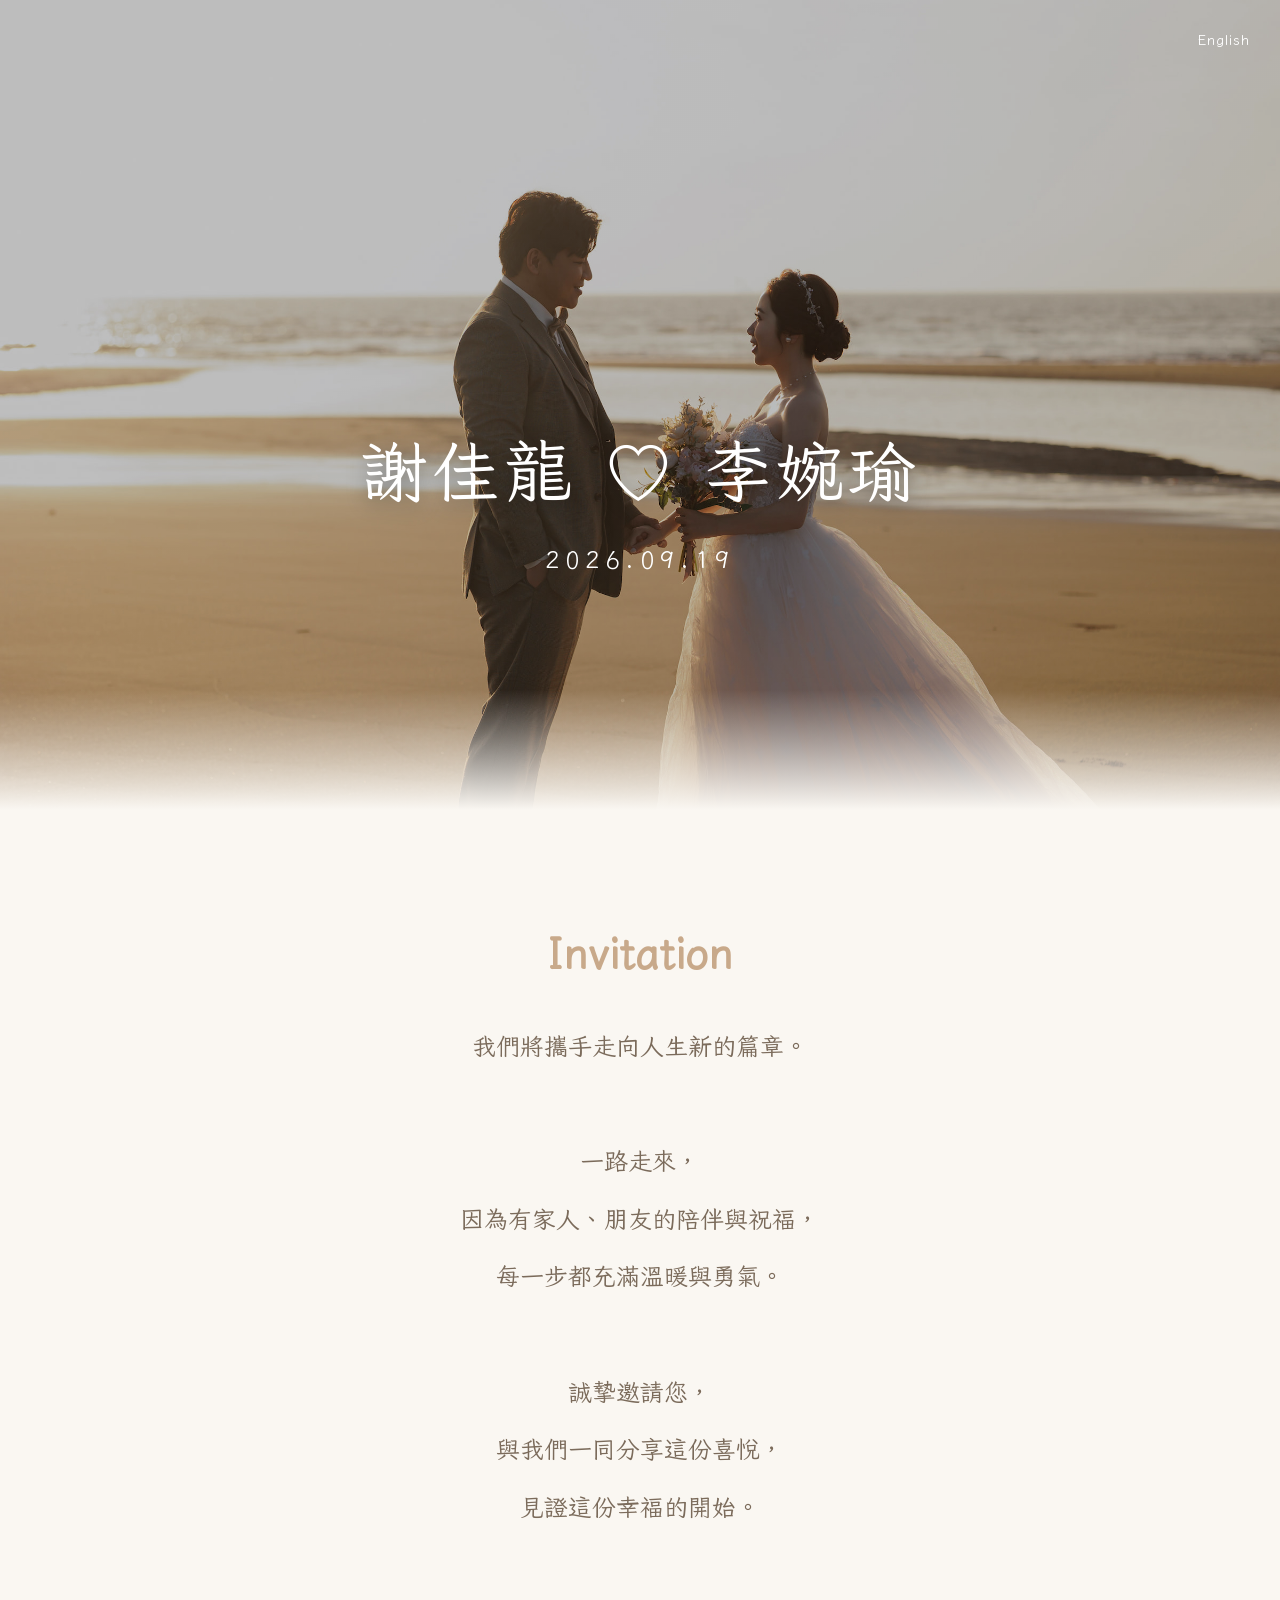
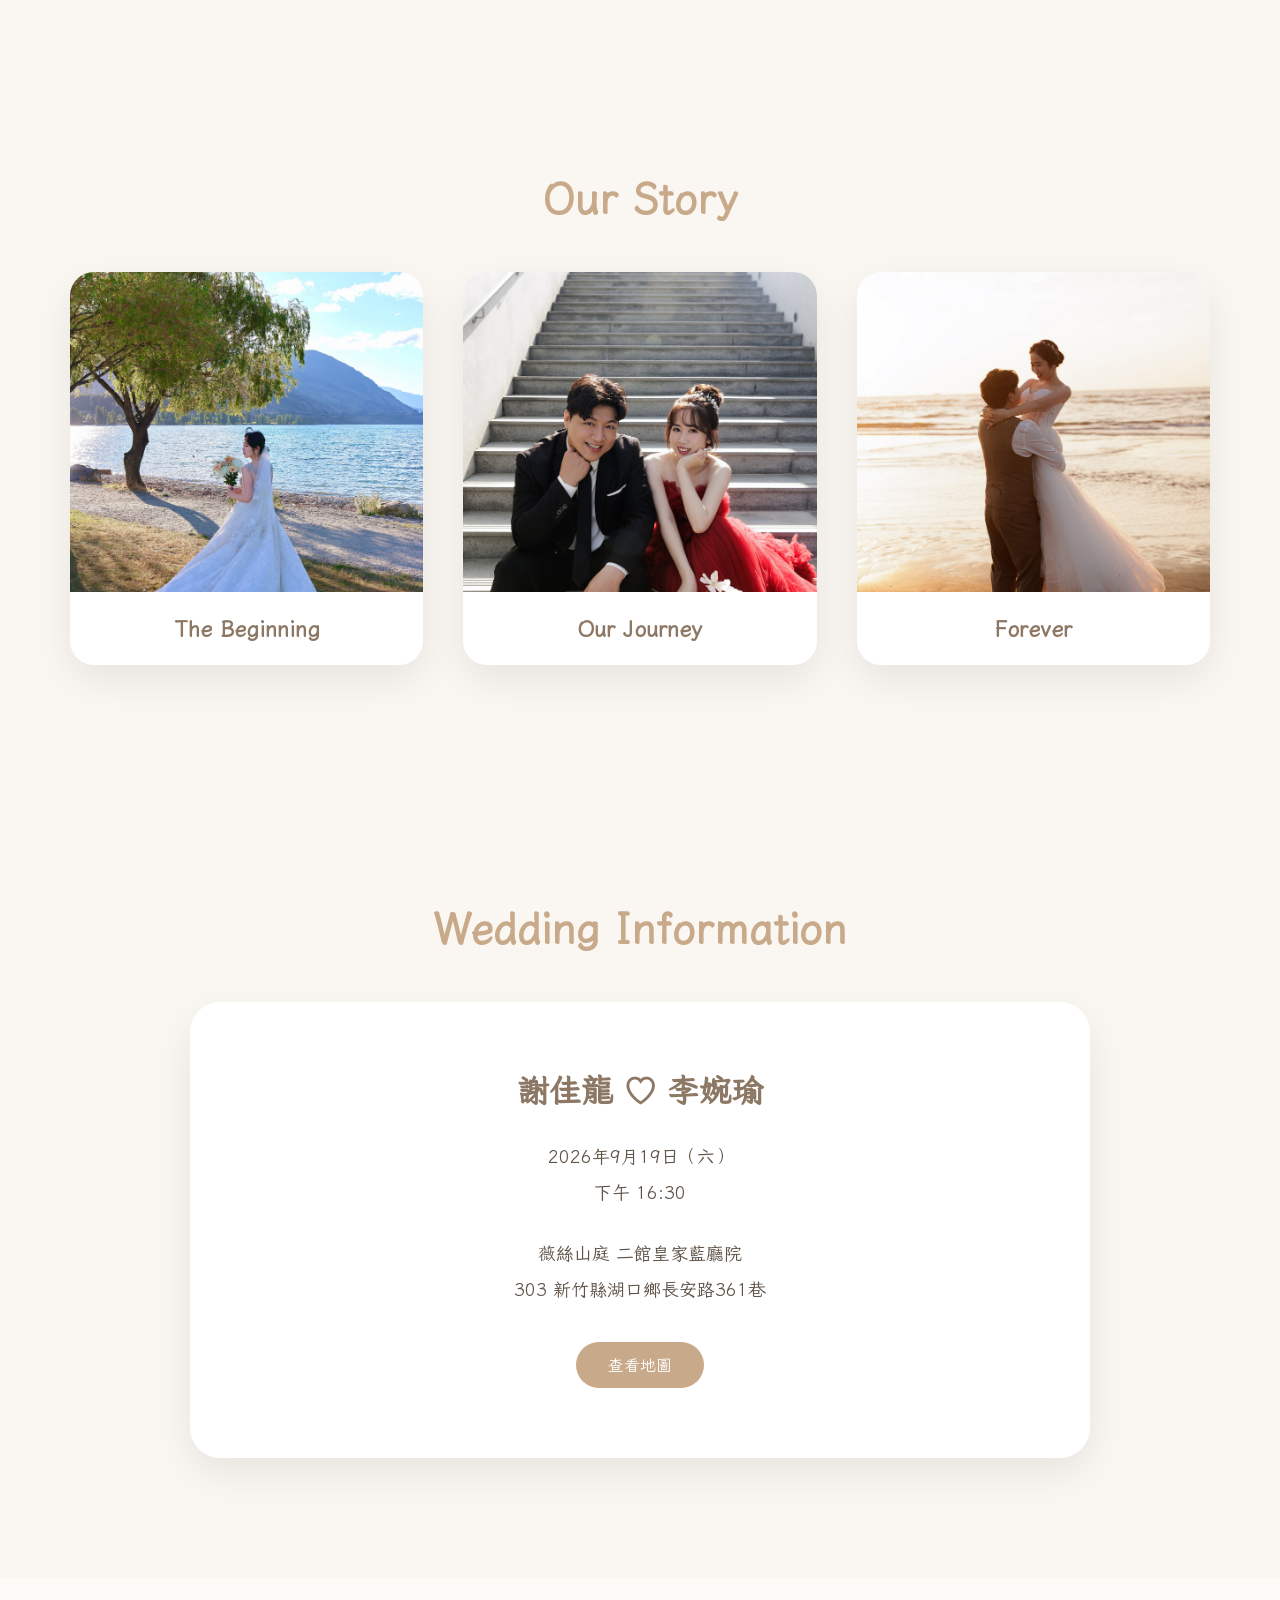
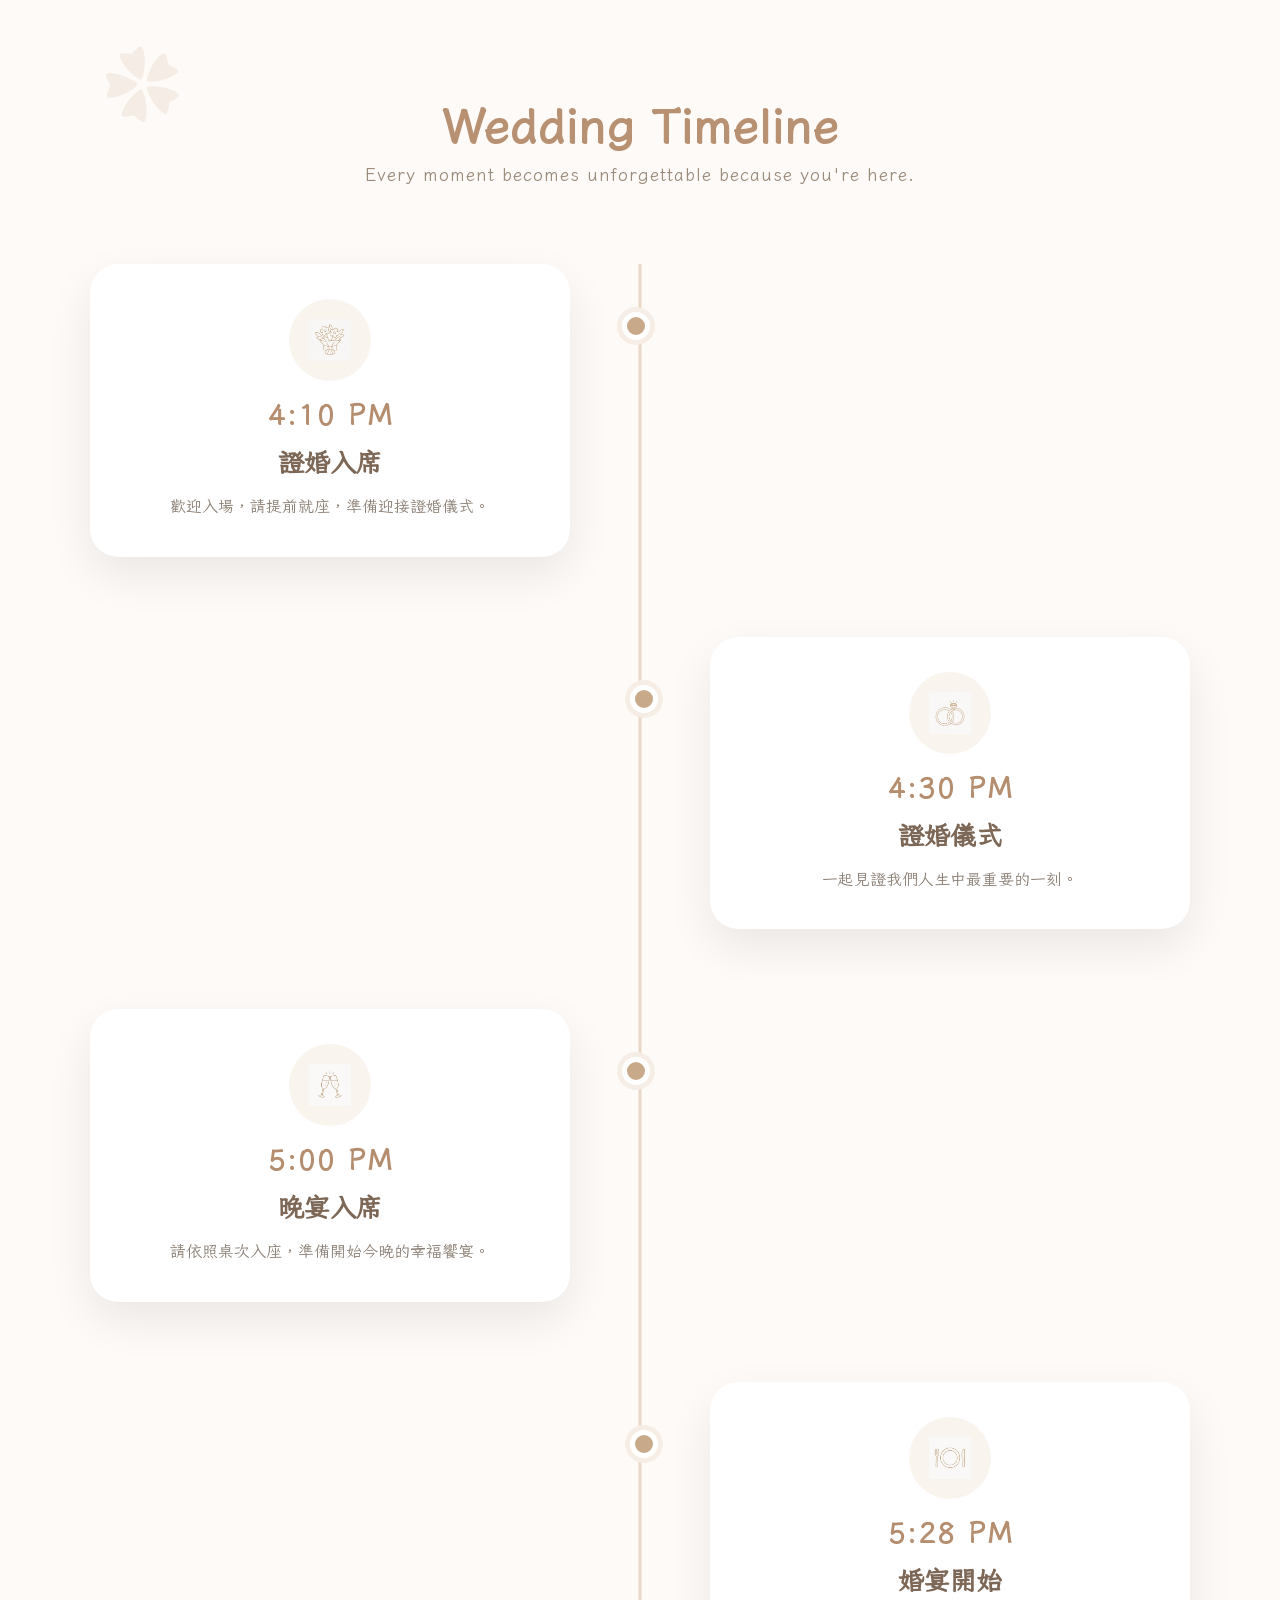
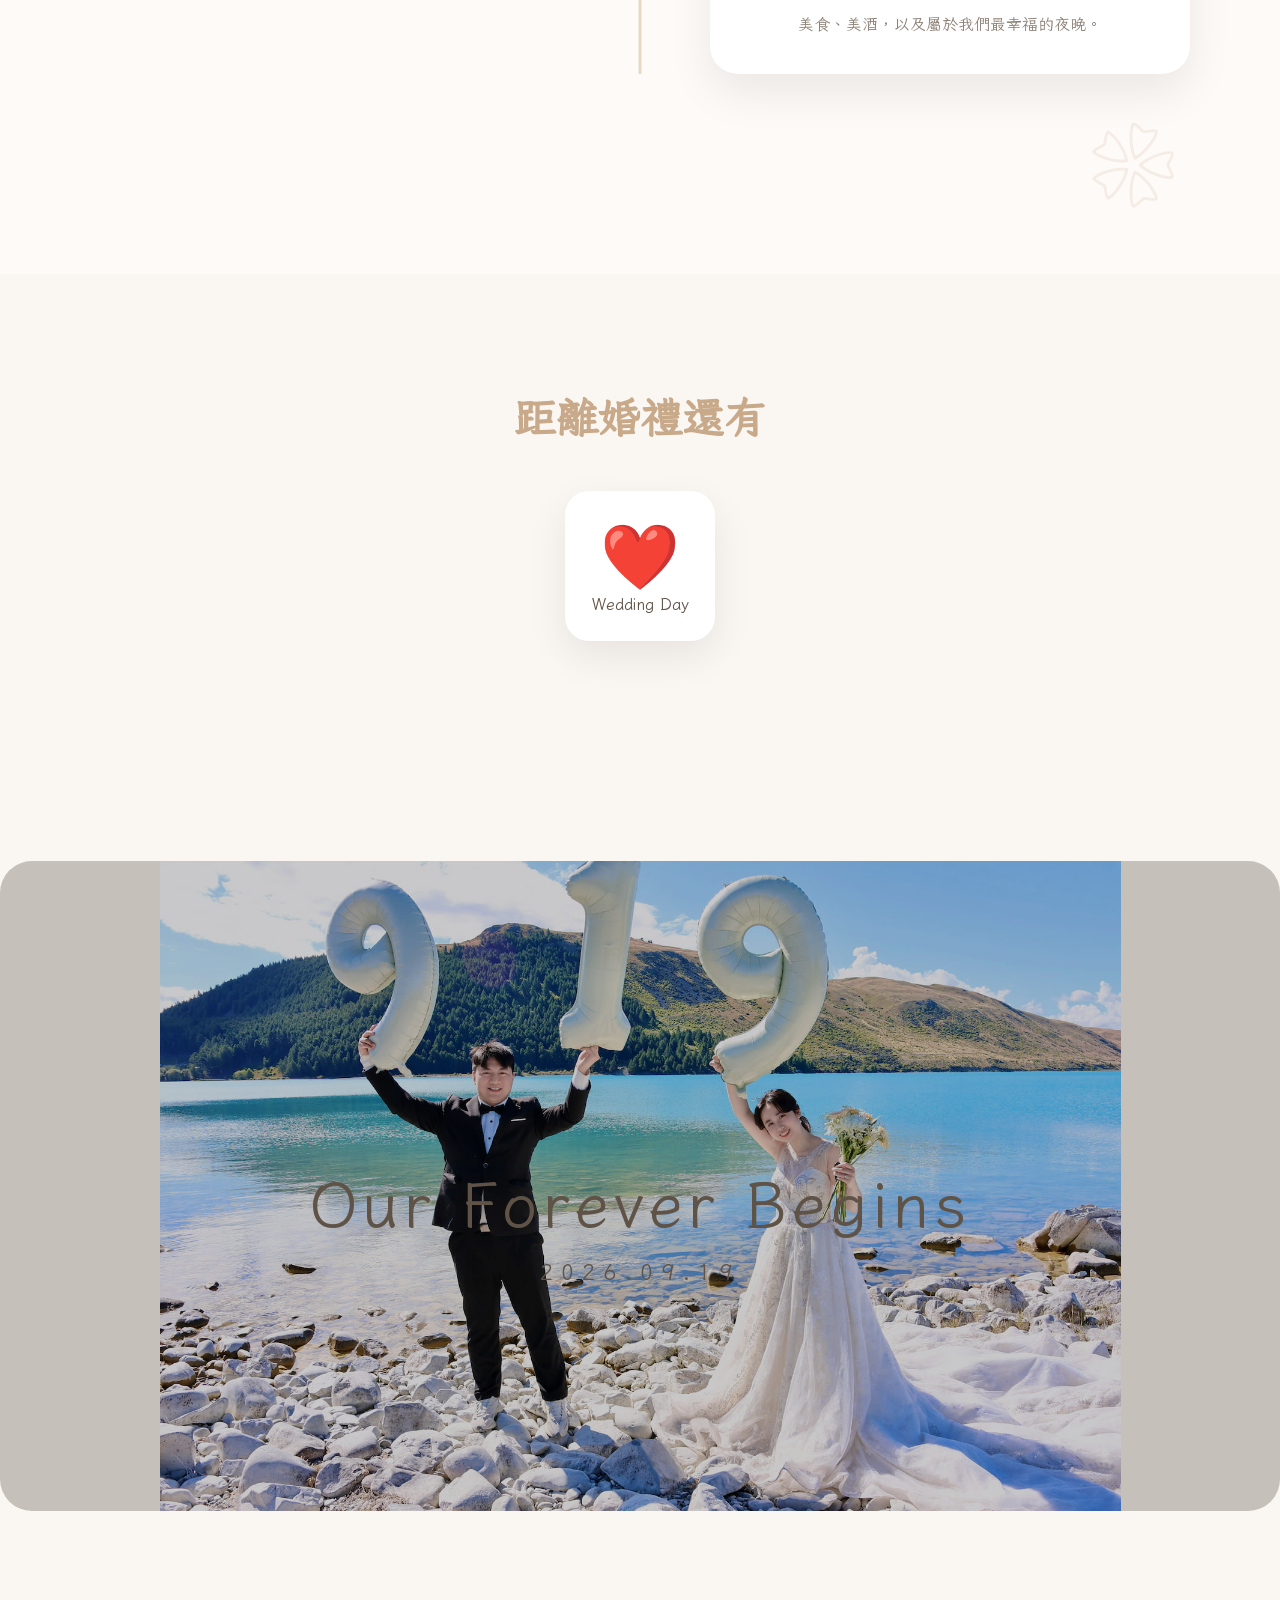
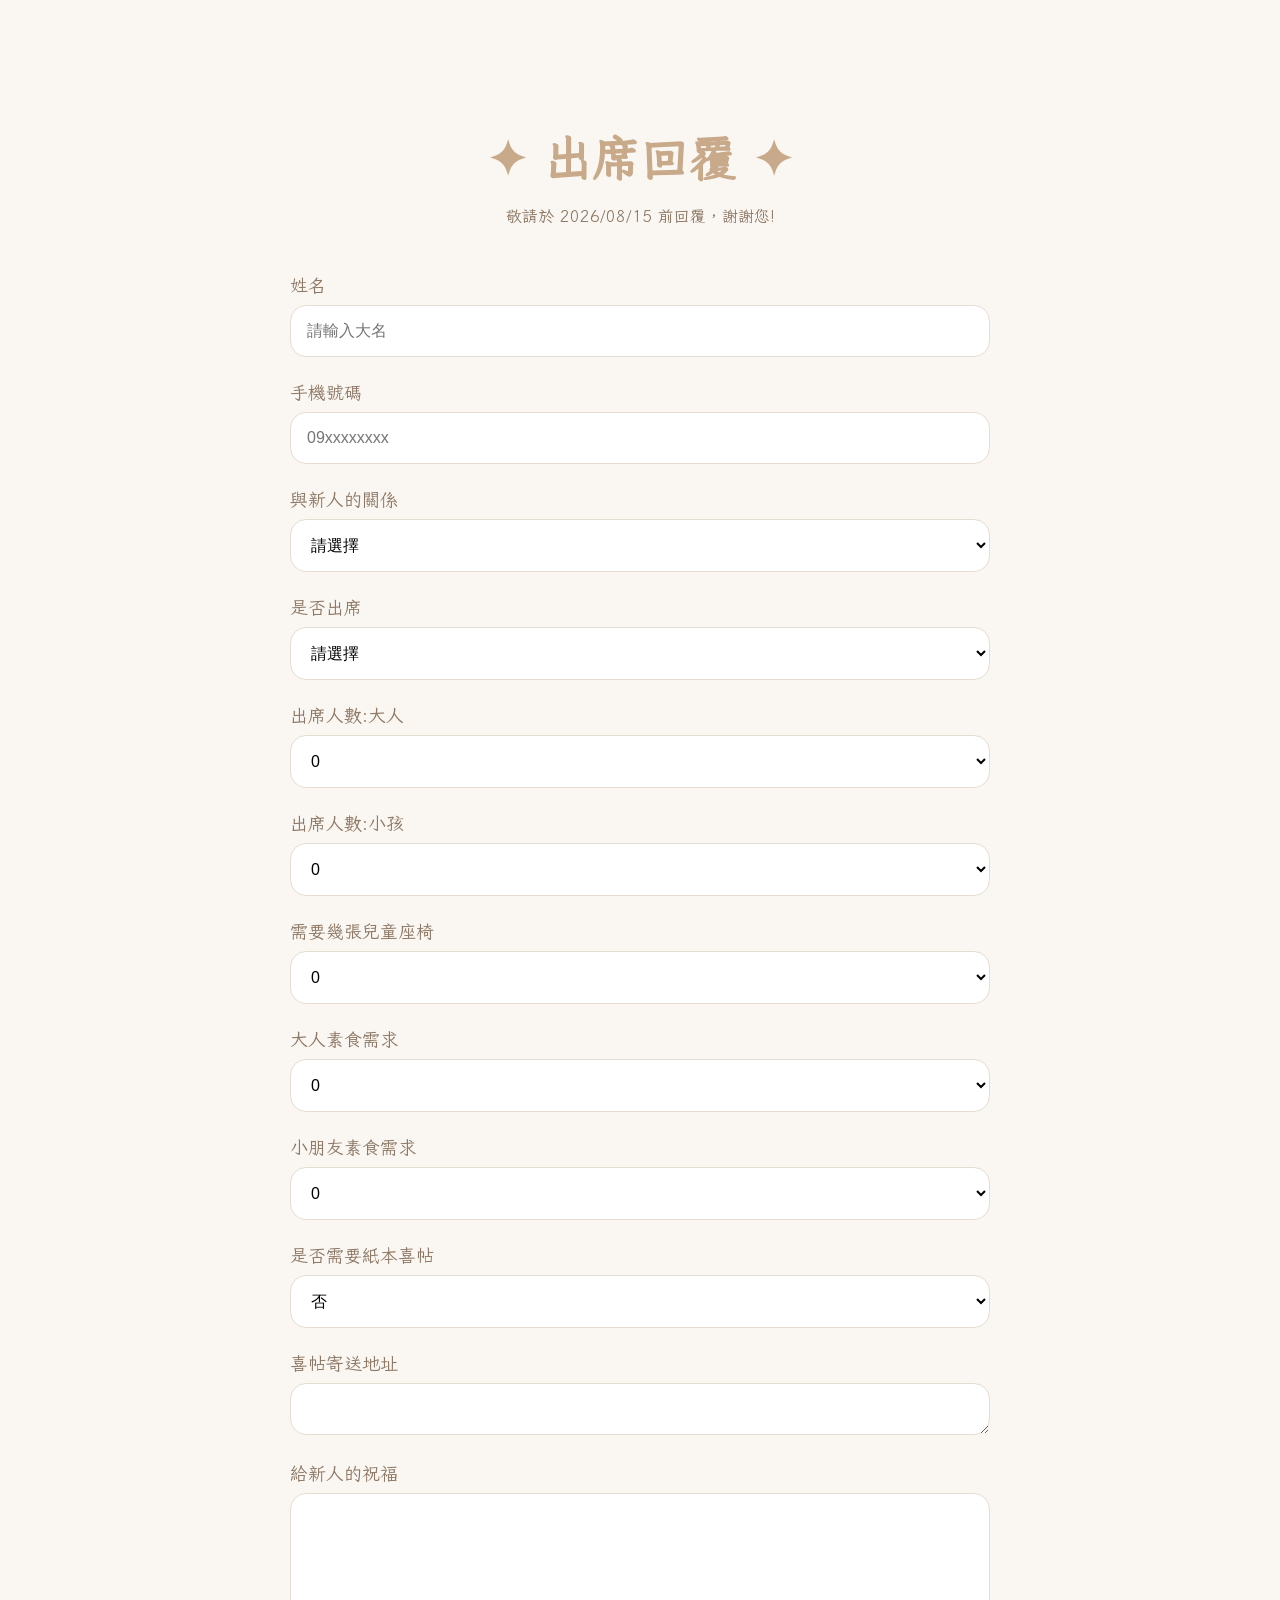
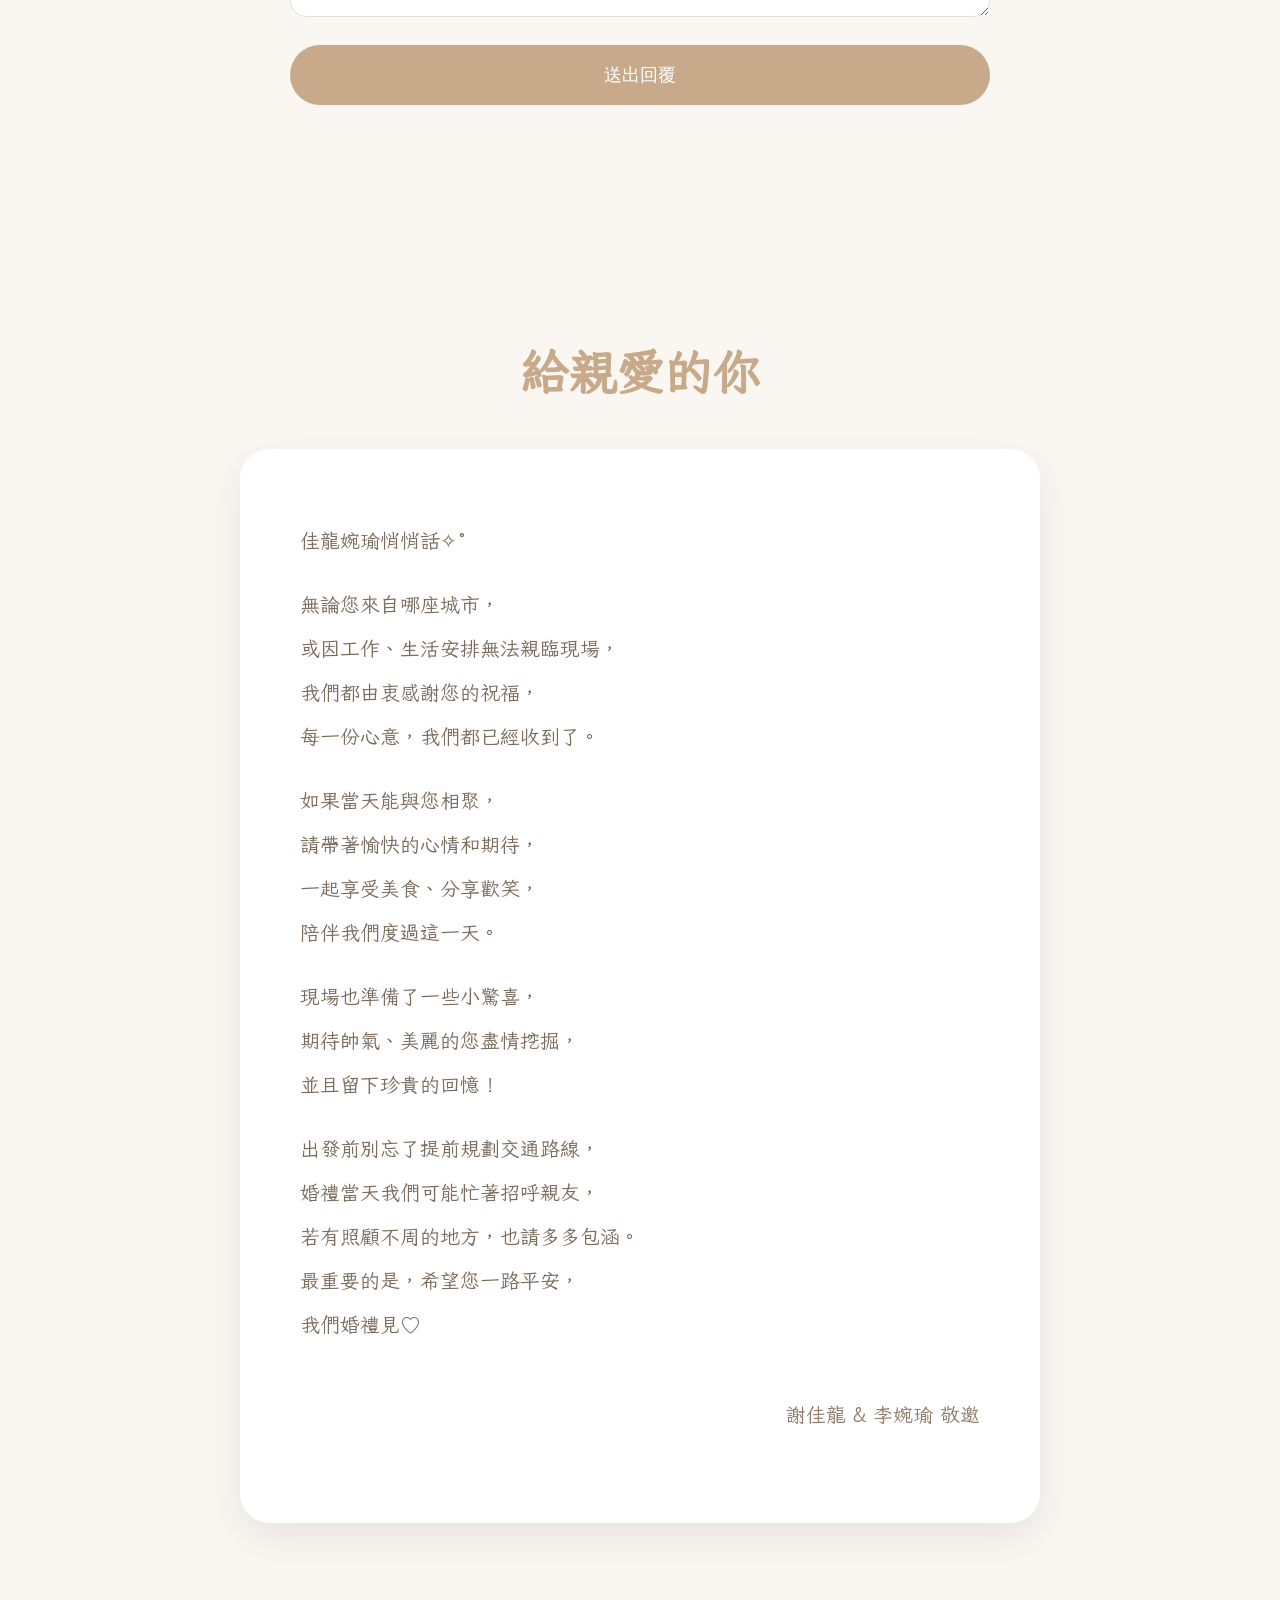
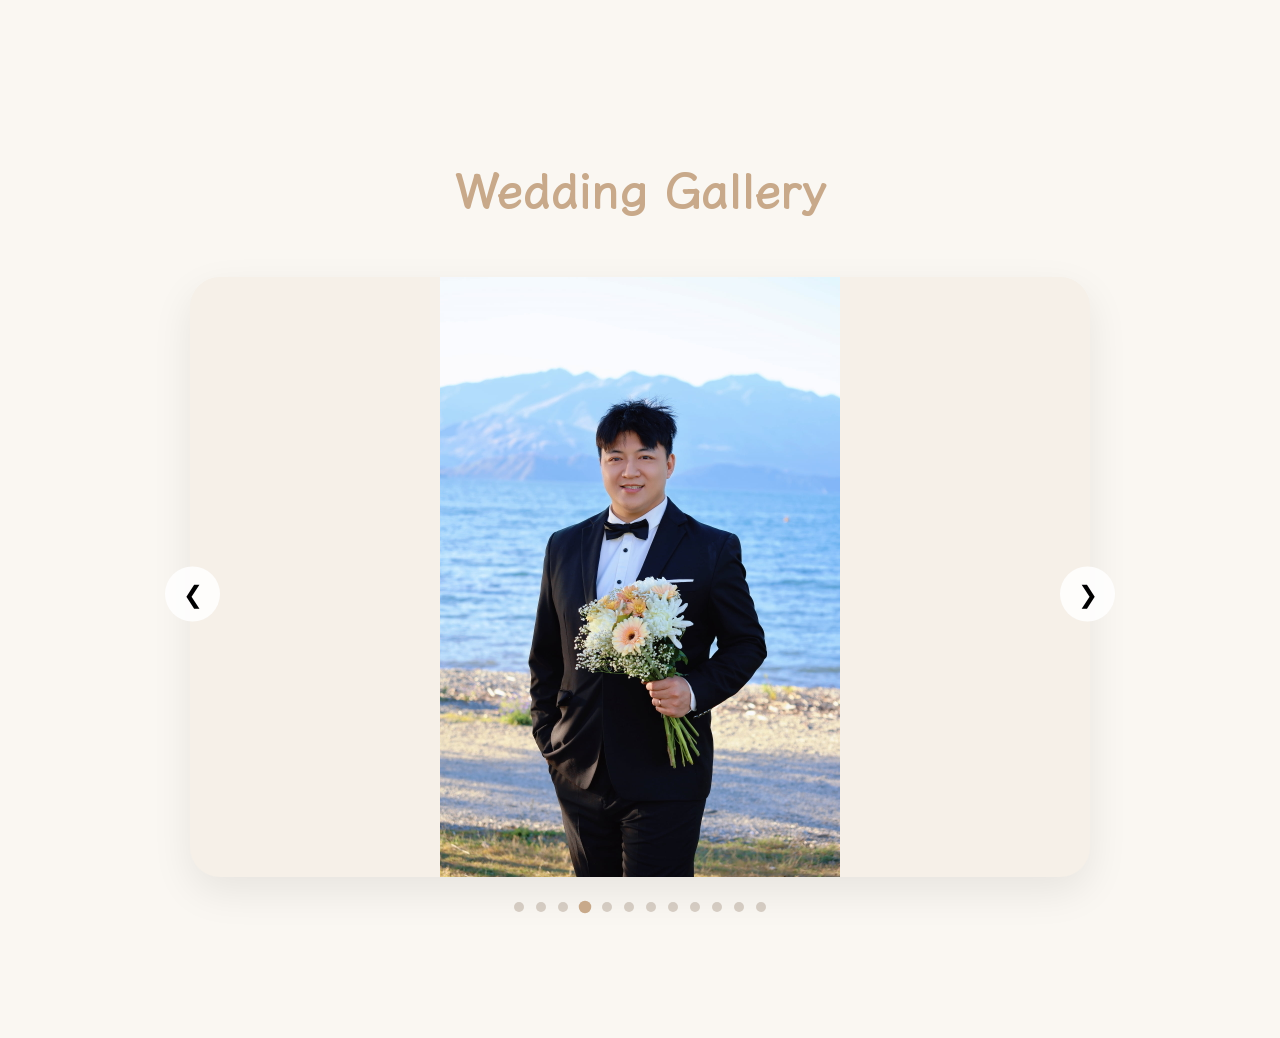
<file: index.html>
<!DOCTYPE html>
<html lang="zh-Hant">
<head>
<meta charset="UTF-8">
<meta name="viewport" content="width=device-width, initial-scale=1.0">
    
<link rel="preconnect" href="https://fonts.googleapis.com">
<link rel="preconnect" href="https://fonts.gstatic.com" crossorigin>

<link href="https://fonts.googleapis.com/css2?family=Iansui&display=swap" rel="stylesheet">

<link href="https://fonts.googleapis.com/css2?family=Noto+Serif+TC:wght@300;400;500;600&display=swap" rel="stylesheet">
    
<title>佳龍 ♡ 婉瑜 Sep.19 2026 我們要結婚了!</title>

    
<link rel="stylesheet" href="style.css">

</head>

<body>

    
<section class="hero">

    <div class="hero-content">

    <h1>
    謝佳龍 ♡ 李婉瑜
    </h1>

    <div class="hero-date">
    2026.09.19
    </div>

    </div>

</section>




<section class="invitation">

    <div class="container">

        <h2>Invitation</h2>

        <p class="invitation-text">

        <span>我們將攜手走向人生新的篇章。</span>

        <br>

        <span>一路走來，</span>
        <span>因為有家人、朋友的陪伴與祝福，</span>
        <span>每一步都充滿溫暖與勇氣。</span>

        <br>

        <span>誠摯邀請您，</span>
        <span>與我們一同分享這份喜悅，</span>
        <span>見證這份幸福的開始。</span>

    </p>

    </div>

</section>

    
    
    

<section class="story">
        <div class="container">
            <h2>Our Story</h2>

                <div class="story-grid">

                    <div class="story-card">

                        <img src="images/story1.jpg">

                        <h3>The Beginning</h3>

                    </div>

                    <div class="story-card">

                        <img src="images/story2.jpg">

                        <h3>Our Journey</h3>

                    </div>

                    <div class="story-card">

                        <img src="images/story3.jpg">

                        <h3>Forever</h3>

                    </div>
                </div>

    </div>

</section>
    


    
<section class="info">
    <div class="container">

        <h2>Wedding Information</h2>

        <div class="info-card">

            <h3>謝佳龍 ♡ 李婉瑜</h3>

            <p>
                2026年9月19日（六）
                <br>
                下午 16:30
            </p>

            <p>
                薇絲山庭 二館皇家藍廳院
                <br>
                303 新竹縣湖口鄉長安路361巷
            </p>

            <a
                class="map-btn"
                href="https://maps.google.com/?q=薇絲山庭"
                target="_blank"
                rel="noopener noreferrer"
            >
                查看地圖
            </a>
            
        </div>
        
    </div>
    
</section>


    

<!-- Wedding Timeline -->

<section class="timeline">

    <div class="container">

        <h2>Wedding Timeline</h2>

        <p class="timeline-subtitle">
            Every moment becomes unforgettable because you're here.
        </p>

        <div class="timeline-wrapper">

            <!-- 4:10 -->
            <div class="timeline-row left">

                <div class="timeline-card">

                    <div class="timeline-icon">

                        <img src="icons/bouquet.png" alt="Bouquet">

                    </div>

                    <span class="timeline-time">
                        4:10 PM
                    </span>

                    <h3>證婚入席</h3>

                    <p>
                        歡迎入場，請提前就座，準備迎接證婚儀式。
                    </p>

                </div>

            </div>

            <!-- 4:30 -->
            <div class="timeline-row right">

                <div class="timeline-card">

                    <div class="timeline-icon">

                        <img src="icons/rings.png" alt="Wedding Rings">

                    </div>

                    <span class="timeline-time">
                        4:30 PM
                    </span>

                    <h3>證婚儀式</h3>

                    <p>
                        一起見證我們人生中最重要的一刻。
                    </p>

                </div>

            </div>

            <!-- 5:00 -->
            <div class="timeline-row left">

                <div class="timeline-card">

                    <div class="timeline-icon">

                        <img src="icons/champagne.png" alt="Champagne">

                    </div>

                    <span class="timeline-time">
                        5:00 PM
                    </span>

                    <h3>晚宴入席</h3>

                    <p>
                        請依照桌次入座，準備開始今晚的幸福饗宴。
                    </p>

                </div>

            </div>

            <!-- 5:28 -->
            <div class="timeline-row right">

                <div class="timeline-card">

                    <div class="timeline-icon">

                        <img src="icons/dinner.png" alt="Dinner">

                    </div>

                    <span class="timeline-time">
                        5:28 PM
                    </span>

                    <h3>婚宴開始</h3>

                    <p>
                        美食、美酒，以及屬於我們最幸福的夜晚。
                    </p>

                </div>

            </div>

        </div>

    </div>

</section>




    
<section class="countdown">
    <div class="container">

        <h2>距離婚禮還有</h2>

        <div id="countdown" class="countdown-grid">

            載入中...

        </div>
        
    </div>
    
</section>
    

<section class="photo-banner">

    <div class="photo-overlay">

        <h2>Our Forever Begins</h2>

        <p>
            2026.09.19
        </p>

    </div>

</section>


<section class="rsvp">

    <div class="container">

        <h2>✦ 出席回覆 ✦</h2>

        <p class="rsvp-desc">
            敬請於 2026/08/15 前回覆，謝謝您!
        </p>

        <form class="rsvp-form" id="rsvpForm">

            <div class="form-group">
                <label>姓名</label>
                <input type="text" id="name" placeholder="請輸入大名">
            </div>

            <div class="form-group">
                <label>手機號碼</label>
                <input type="tel" id="phone" placeholder="09xxxxxxxx">
            </div>

            <div class="form-group">
                <label>與新人的關係</label>
                <select id="relationship">
                    <option>請選擇</option>
                    <option>我是佳龍的親戚</option>
                    <option>我是佳龍國小的同學</option>
                    <option>我是佳龍國中的同學</option>
                    <option>我是佳龍高中的同學</option>
                    <option>我是佳龍大學的同學</option>
                    <option>我是佳龍研究所的同學</option>
                    <option>我是佳龍的同事</option>
                    <option>我是佳龍的朋友</option>
                    <option>我是婉瑜的親戚</option>
                    <option>我是婉瑜國小的同學</option>
                    <option>我是婉瑜國中的同學</option>
                    <option>我是婉瑜高中的同學</option>
                    <option>我是婉瑜大學的同學</option>
                    <option>我是婉瑜的同事</option>
                    <option>我是婉瑜的朋友</option>
                    <option>我是婉瑜的寶貝學生</option>

                </select>
            </div>
            
            <div class="form-group">
                <label>是否出席</label>
                <select id="attend">
                    <option>請選擇</option>
                    <option>到場見證你們幸福的時刻唷!</option>
                    <option>有事無法參與，還是想收到囍帖唷!</option>
                    <option>有事無法參與，恭喜你們唷!</option>
                </select>
            </div>

            <div class="form-group">
                <label>出席人數:大人</label>
                <select id="guests">
                    <option>0</option>
                    <option>1</option>
                    <option>2</option>
                    <option>3</option>
                    <option>4</option>
                    <option>5</option>
                    <option>6</option>
                </select>
            </div>

            <div class="form-group">
                <label>出席人數:小孩</label>
                <select id="kids">
                    <option>0</option>
                    <option>1</option>
                    <option>2</option>
                    <option>3</option>
                    <option>4</option>

                </select>
            </div>

            <div class="form-group">
                <label>需要幾張兒童座椅</label>
                <select id="childseat">
                    <option>0</option>
                    <option>1</option>
                    <option>2</option>
                    <option>3</option>
                    <option>4</option>

                </select>
            </div>

            <div class="form-group">
                <label>大人素食需求</label>
                <select id="adult_vegetarian">
                    <option>0</option>
                    <option>1</option>
                    <option>2</option>
                    <option>3</option>
                    <option>4</option>
                    <option>5</option>
                    <option>6</option>
                </select>
            </div>

            <div class="form-group">
                <label>小朋友素食需求</label>
                <select id="kid_vegetarian">
                    <option>0</option>
                    <option>1</option>
                    <option>2</option>
                    <option>3</option>
                    <option>4</option>
                </select>
            </div>

            <div class="form-group">
                <label>是否需要紙本喜帖</label>
                <select id="paper">
                    <option>否</option>
                    <option>是</option>
                </select>
            </div>

            <div class="form-group">
                <label>喜帖寄送地址</label>
                <textarea id="address" rows="1"></textarea>
            </div>

            
            <div class="form-group">
                <label>給新人的祝福</label>
                <textarea id="message" rows="5"></textarea>
            </div>

            <button type="button" id="submitBtn">
                送出回覆
            </button>

        </form>

    </div>

</section>



<section class="message">
    <div class="container">

        <h2>給親愛的你</h2>

        <div class="message-card">

            <p>
                佳龍婉瑜悄悄話✧˚
            </p>

           <p class="message-text">
            <span>無論您來自哪座城市，</span>
            <span>或因工作、生活安排無法親臨現場，</span>
            <span>我們都由衷感謝您的祝福，</span>
            <span>每一份心意，我們都已經收到了。</span>
            </p>

            <p class="message-text">
            <span>如果當天能與您相聚，</span>
            <span>請帶著愉快的心情和期待，</span>
            <span>一起享受美食、分享歡笑，</span>
            <span>陪伴我們度過這一天。</span>
            </p>

            <p class="message-text">
            <span>現場也準備了一些小驚喜，</span>
            <span>期待帥氣、美麗的您盡情挖掘，</span>
            <span>並且留下珍貴的回憶！</span>
            </p>

            <p class="message-text">
            <span>出發前別忘了提前規劃交通路線，</span>
            <span>婚禮當天我們可能忙著招呼親友，</span>
            <span>若有照顧不周的地方，也請多多包涵。</span>
            <span>最重要的是，希望您一路平安，</span>
            <span>我們婚禮見♡</span>
            </p>

            <div class="message-sign">
                <p>謝佳龍 & 李婉瑜 敬邀</p>
            </div>

        </div>

    </div>
</section>


    
    

<section class="gallery">
    <div class="container">

        <h2>Wedding Gallery</h2>

        <div class="slider">

            <button class="slider-btn prev">
                ❮
            </button>

            <div class="slider-track">

                <img src="images/gallery2.jpg" class="slide active" loading="lazy">
                <img src="images/gallery5.jpg" class="slide" loading="lazy">
                <img src="images/gallery6.jpg" class="slide" loading="lazy">
                <img src="images/gallery7.jpg" class="slide" loading="lazy">
                <img src="images/gallery8.jpg" class="slide" loading="lazy">
                <img src="images/gallery9.jpg" class="slide" loading="lazy">
                <img src="images/gallery11.jpg" class="slide" loading="lazy">
                <img src="images/gallery12.jpg" class="slide" loading="lazy">
                <img src="images/gallery13.jpg" class="slide" loading="lazy">
                <img src="images/gallery14.jpg" class="slide" loading="lazy">
                <img src="images/gallery15.jpg" class="slide" loading="lazy">
                <img src="images/gallery16.jpg" class="slide" loading="lazy">


            </div>
            
            <div class="slider-dots"></div>

            <button class="slider-btn next">
                ❯
            </button>

        </div>

    </div>
</section>

    
<script src="script.js"></script>

<div class="language-switch">
    <a href="en/index.html">English</a>
</div>
    
</body>
</html>
</file>
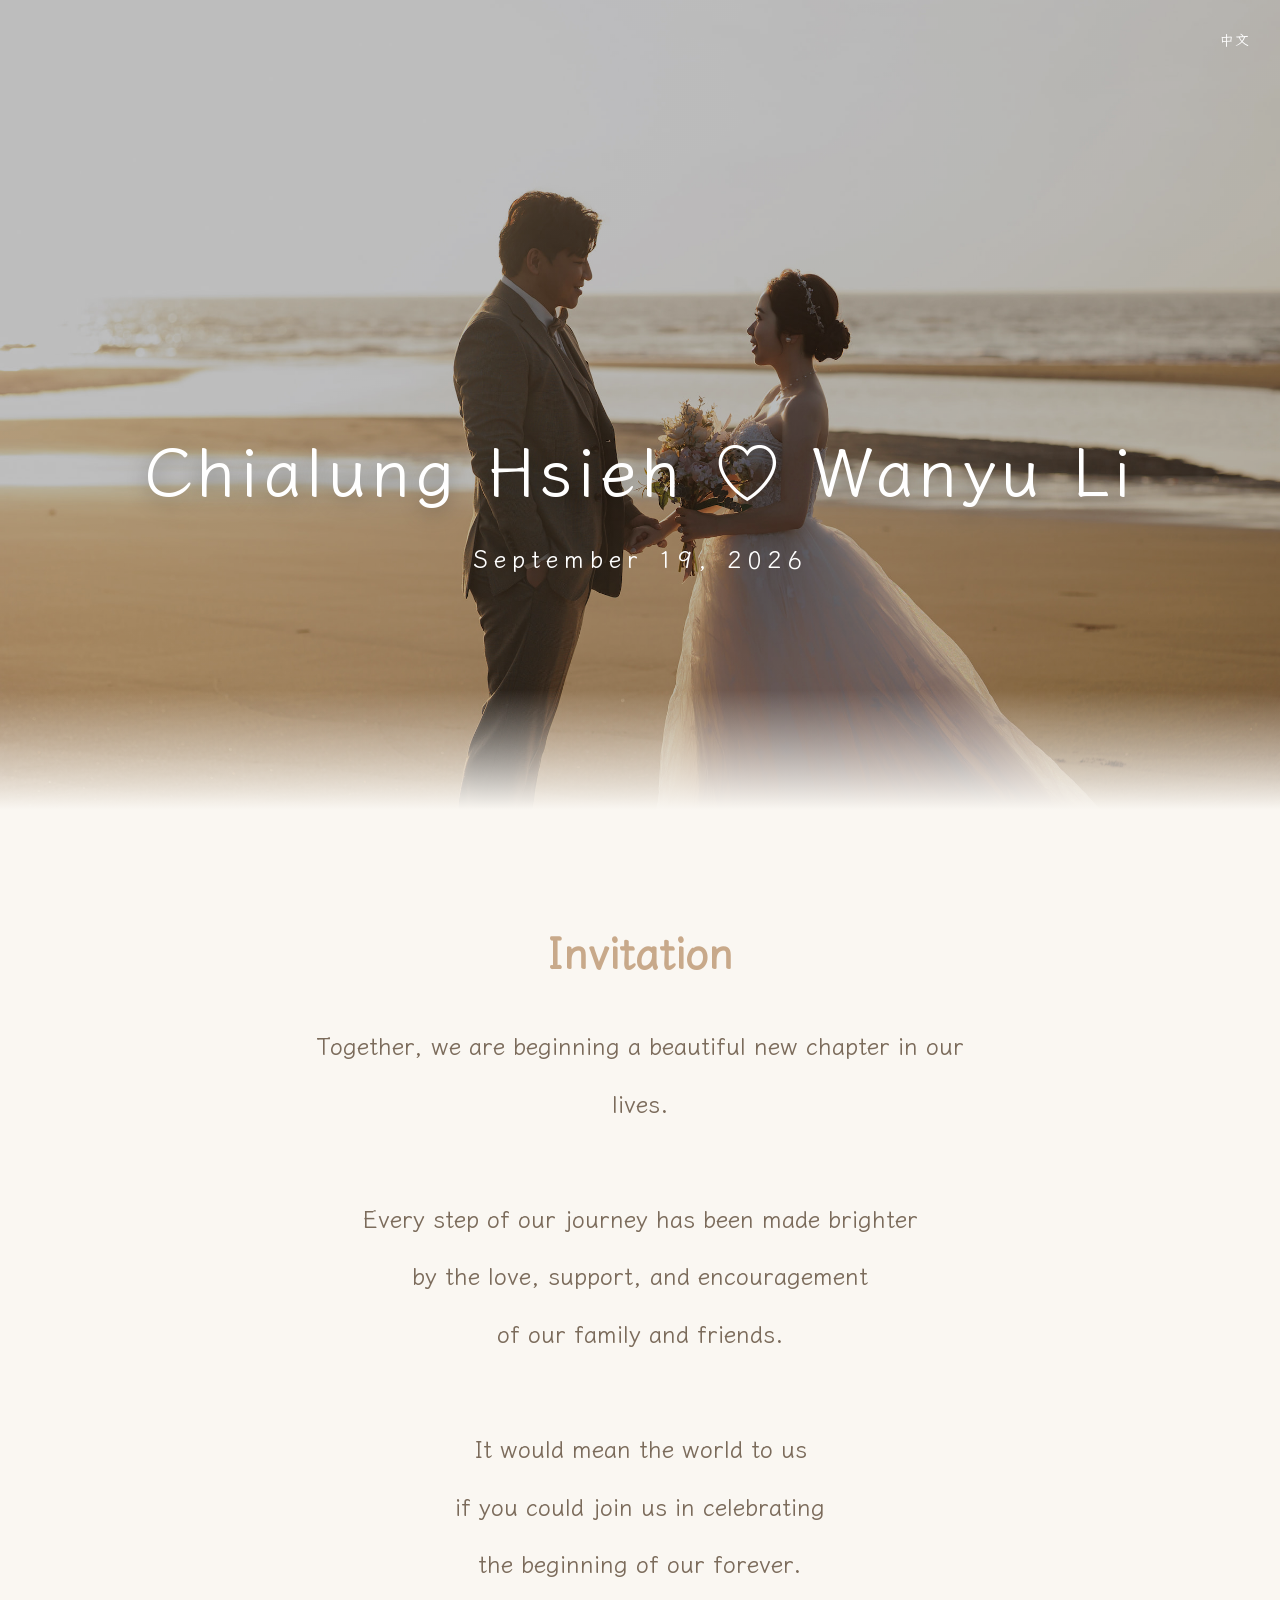
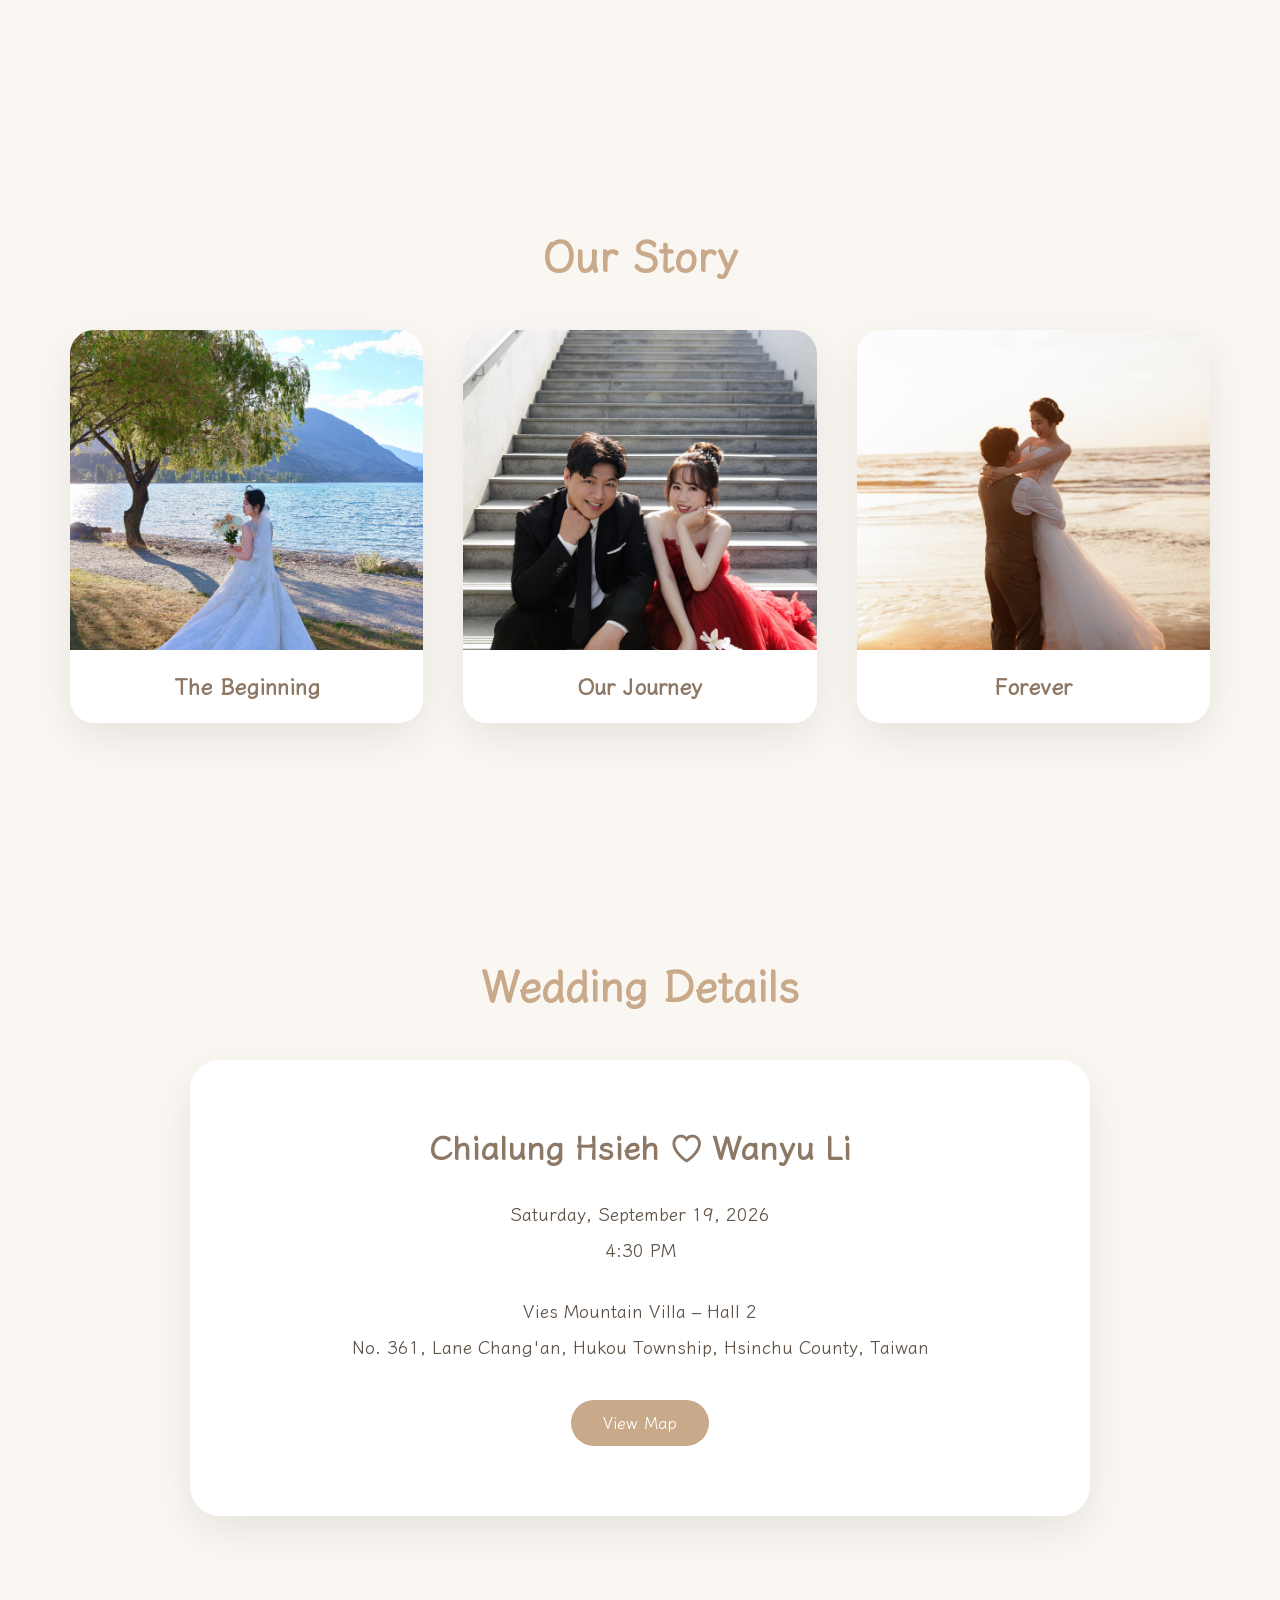
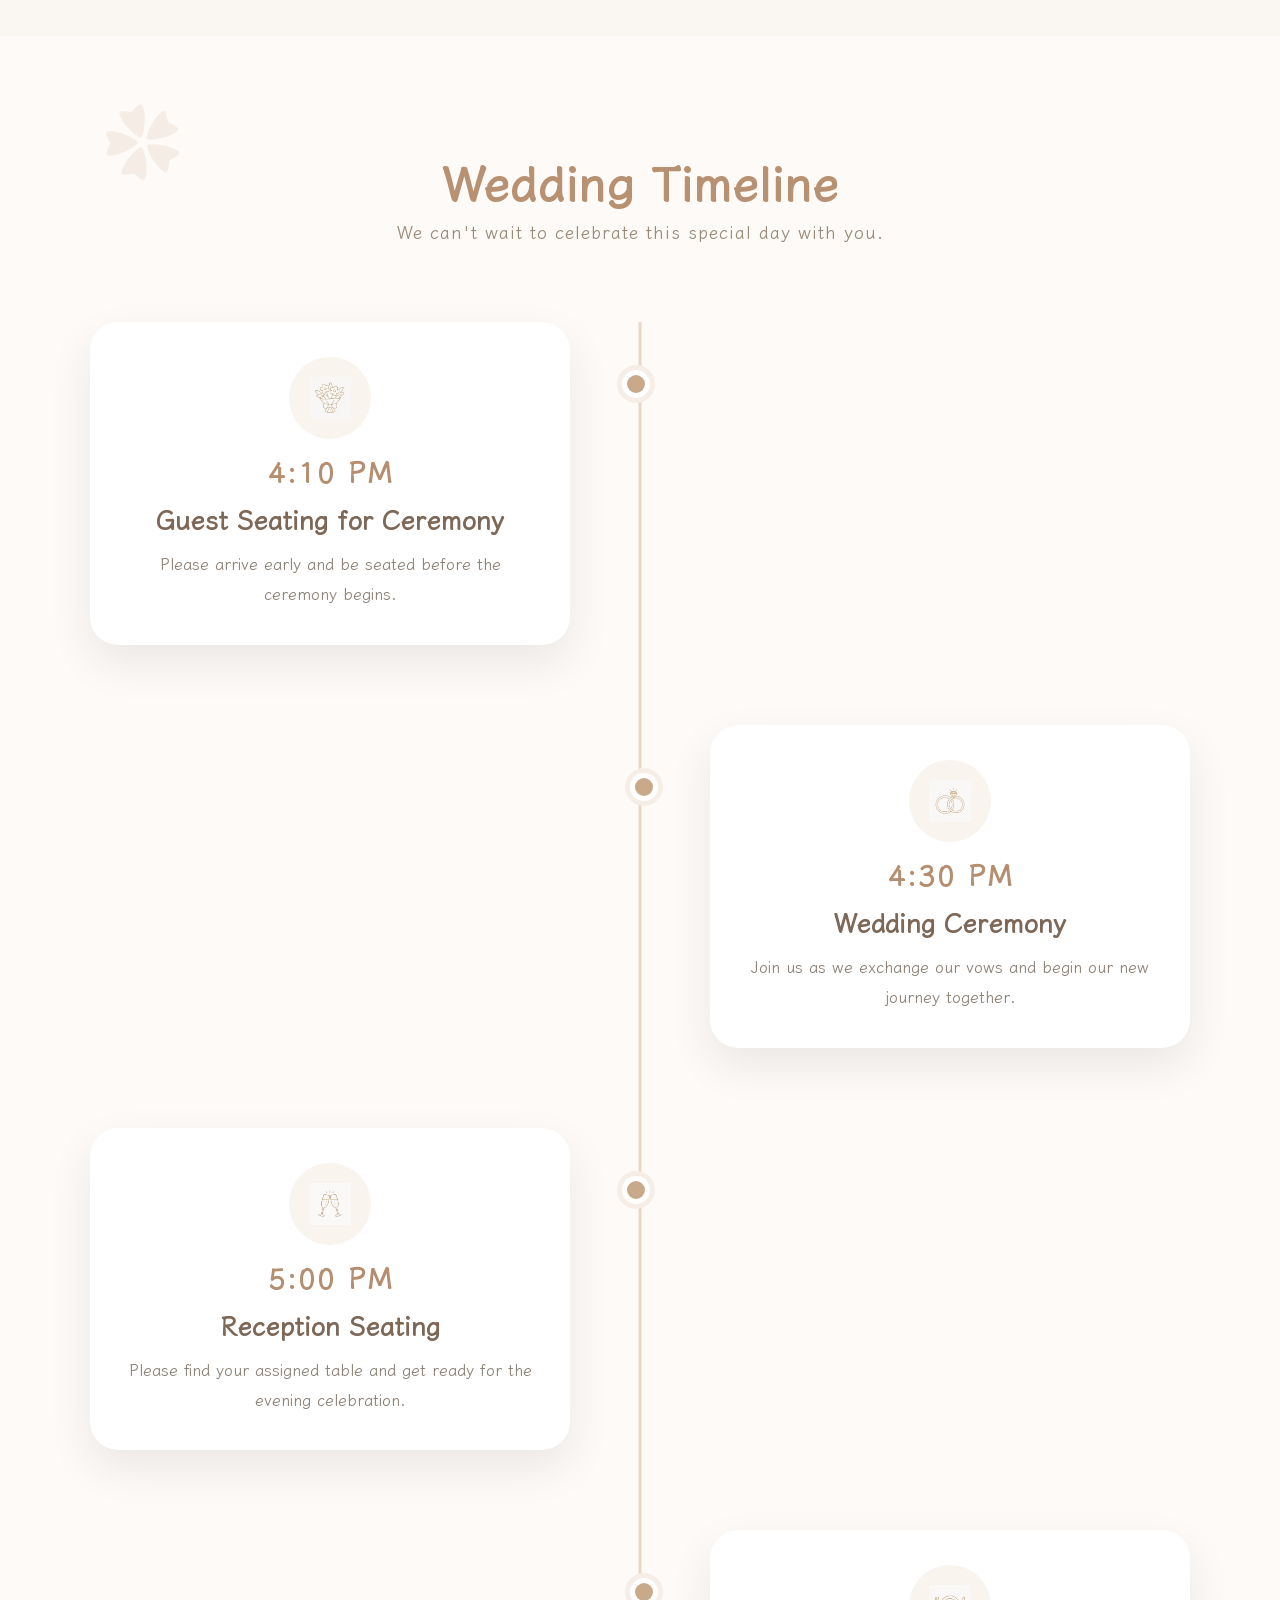
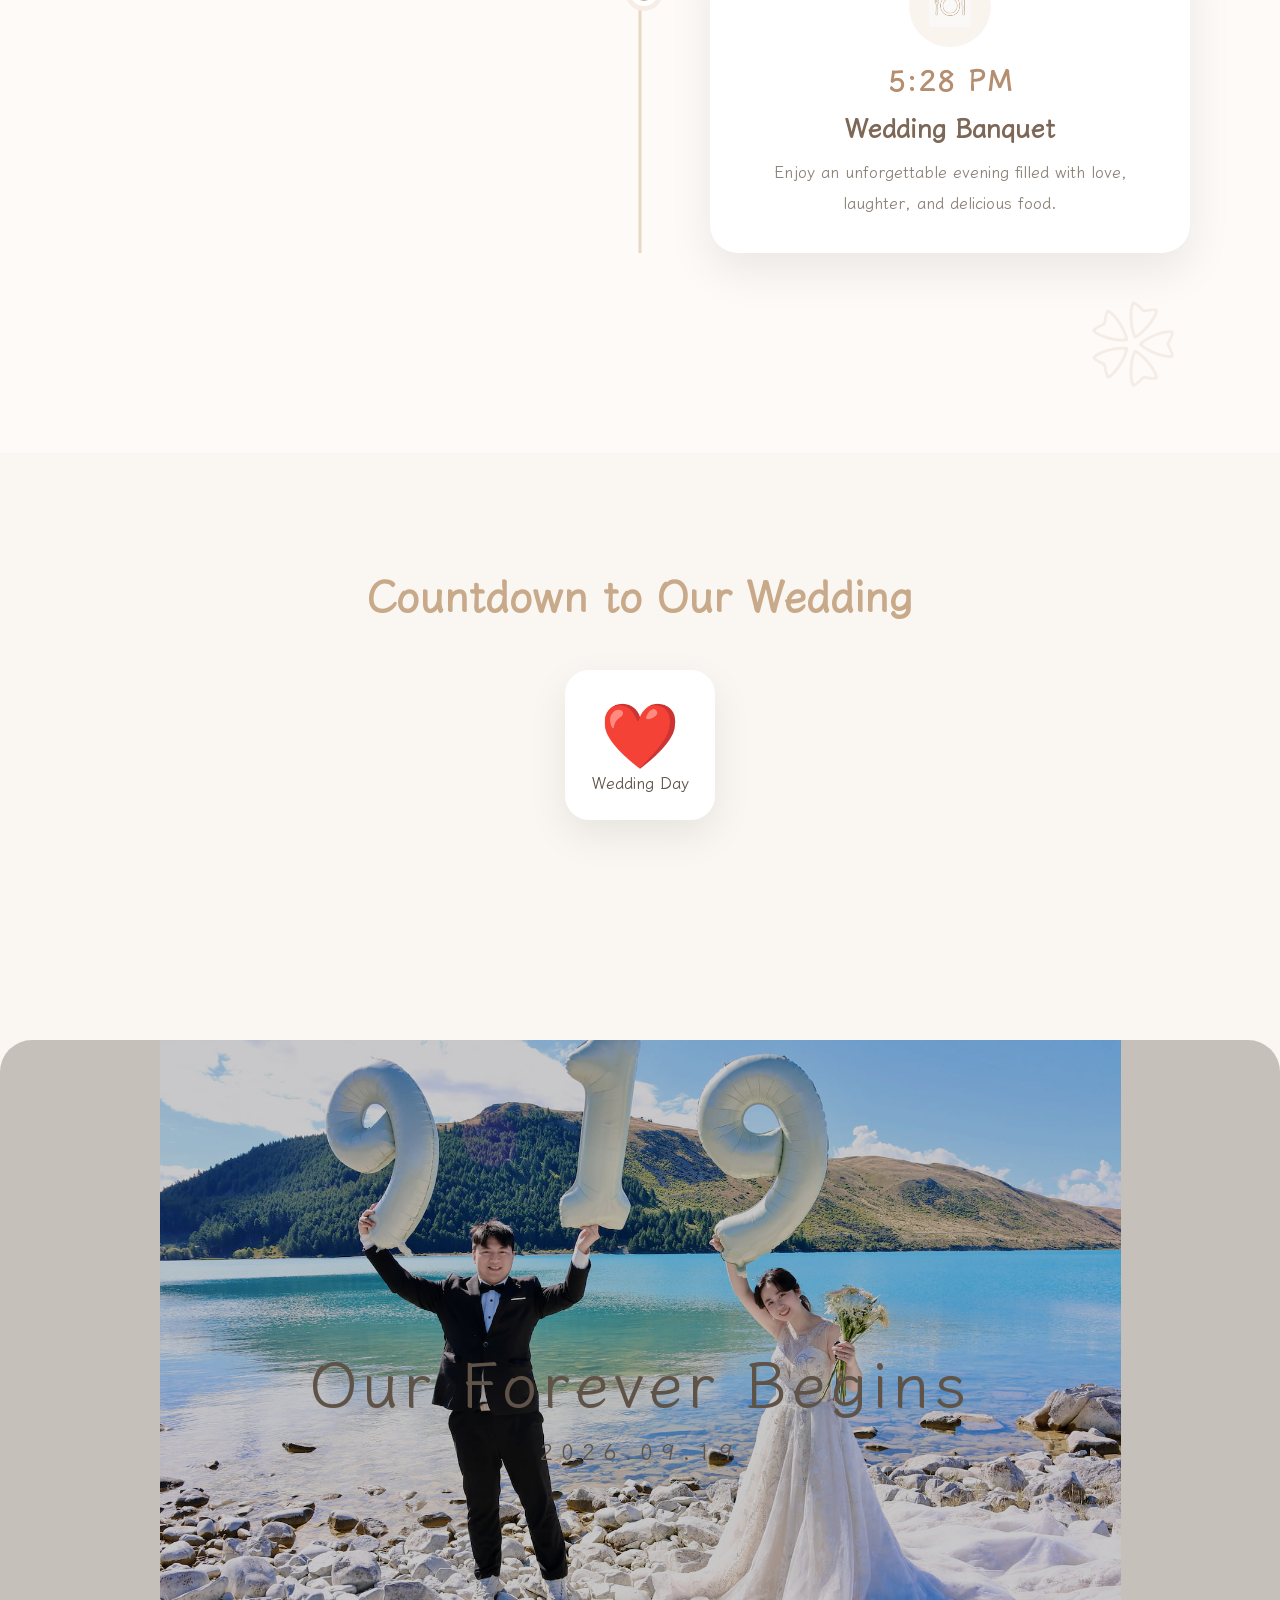
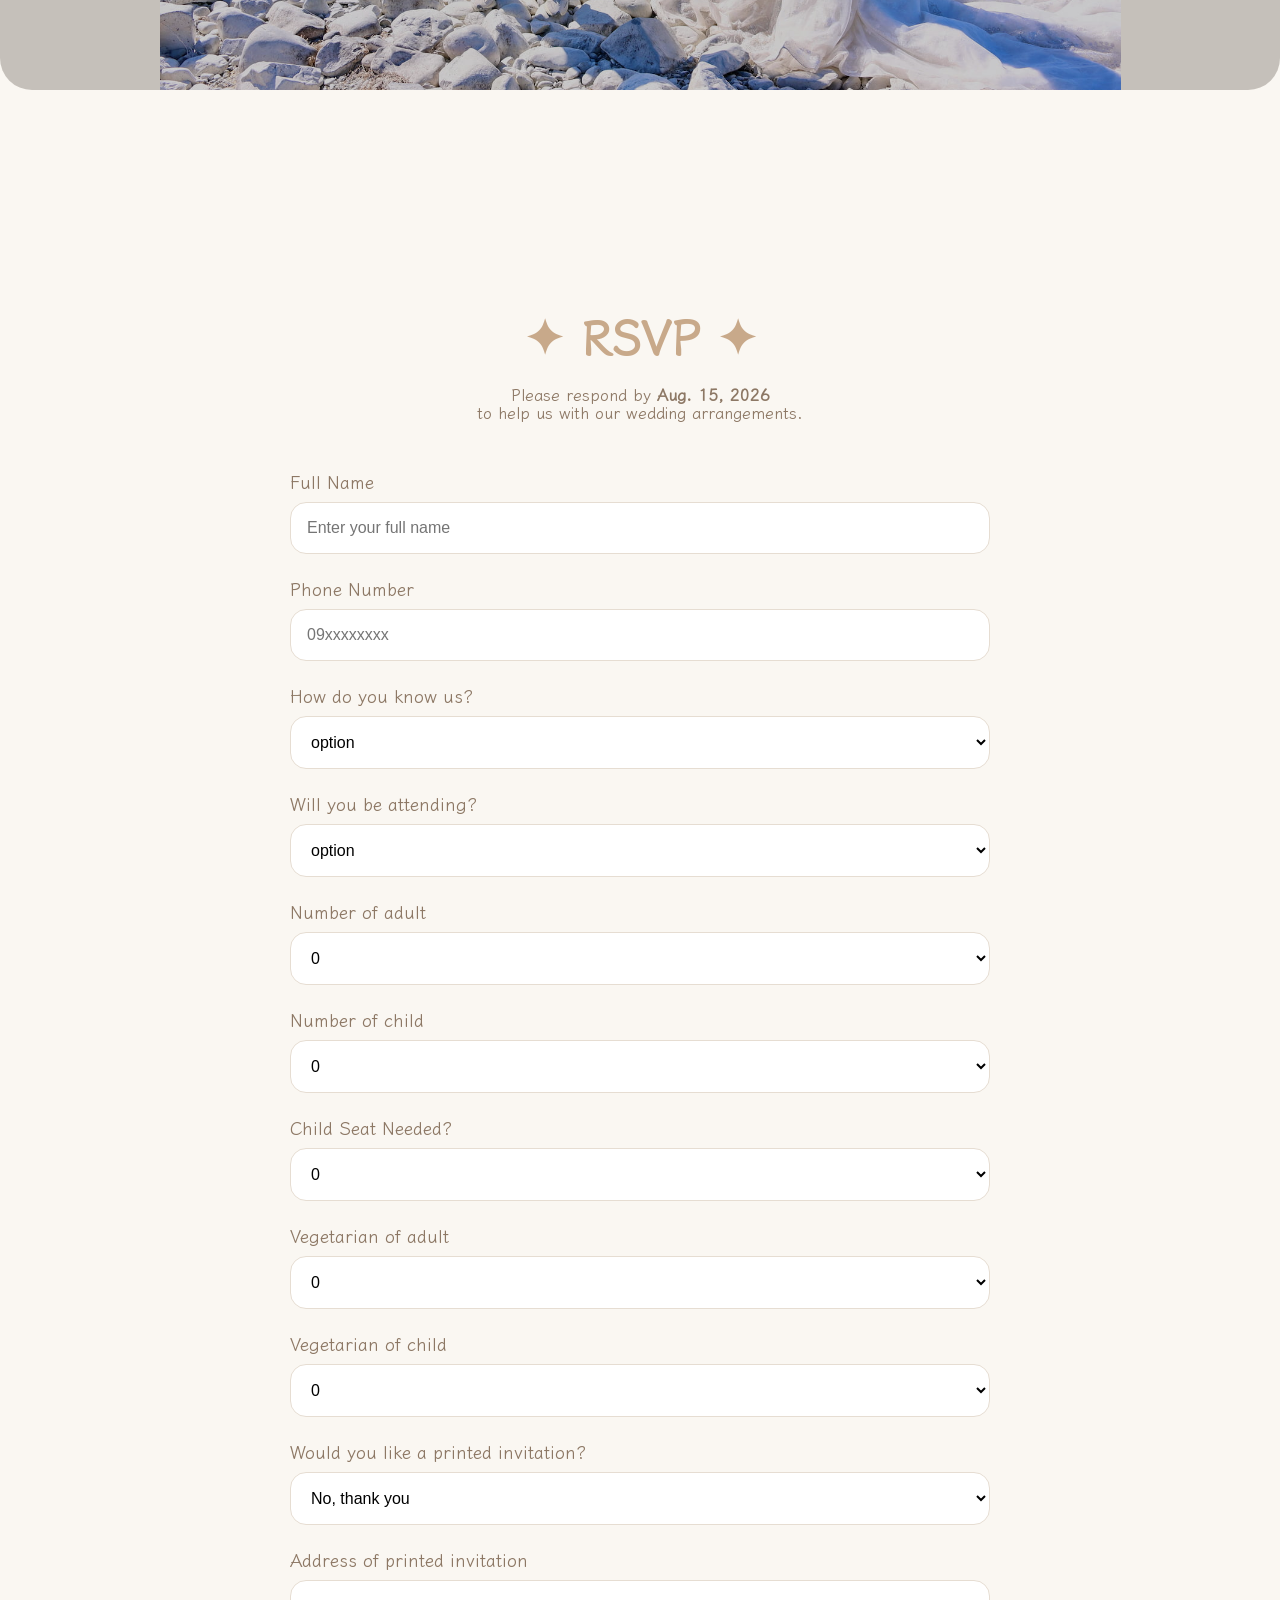
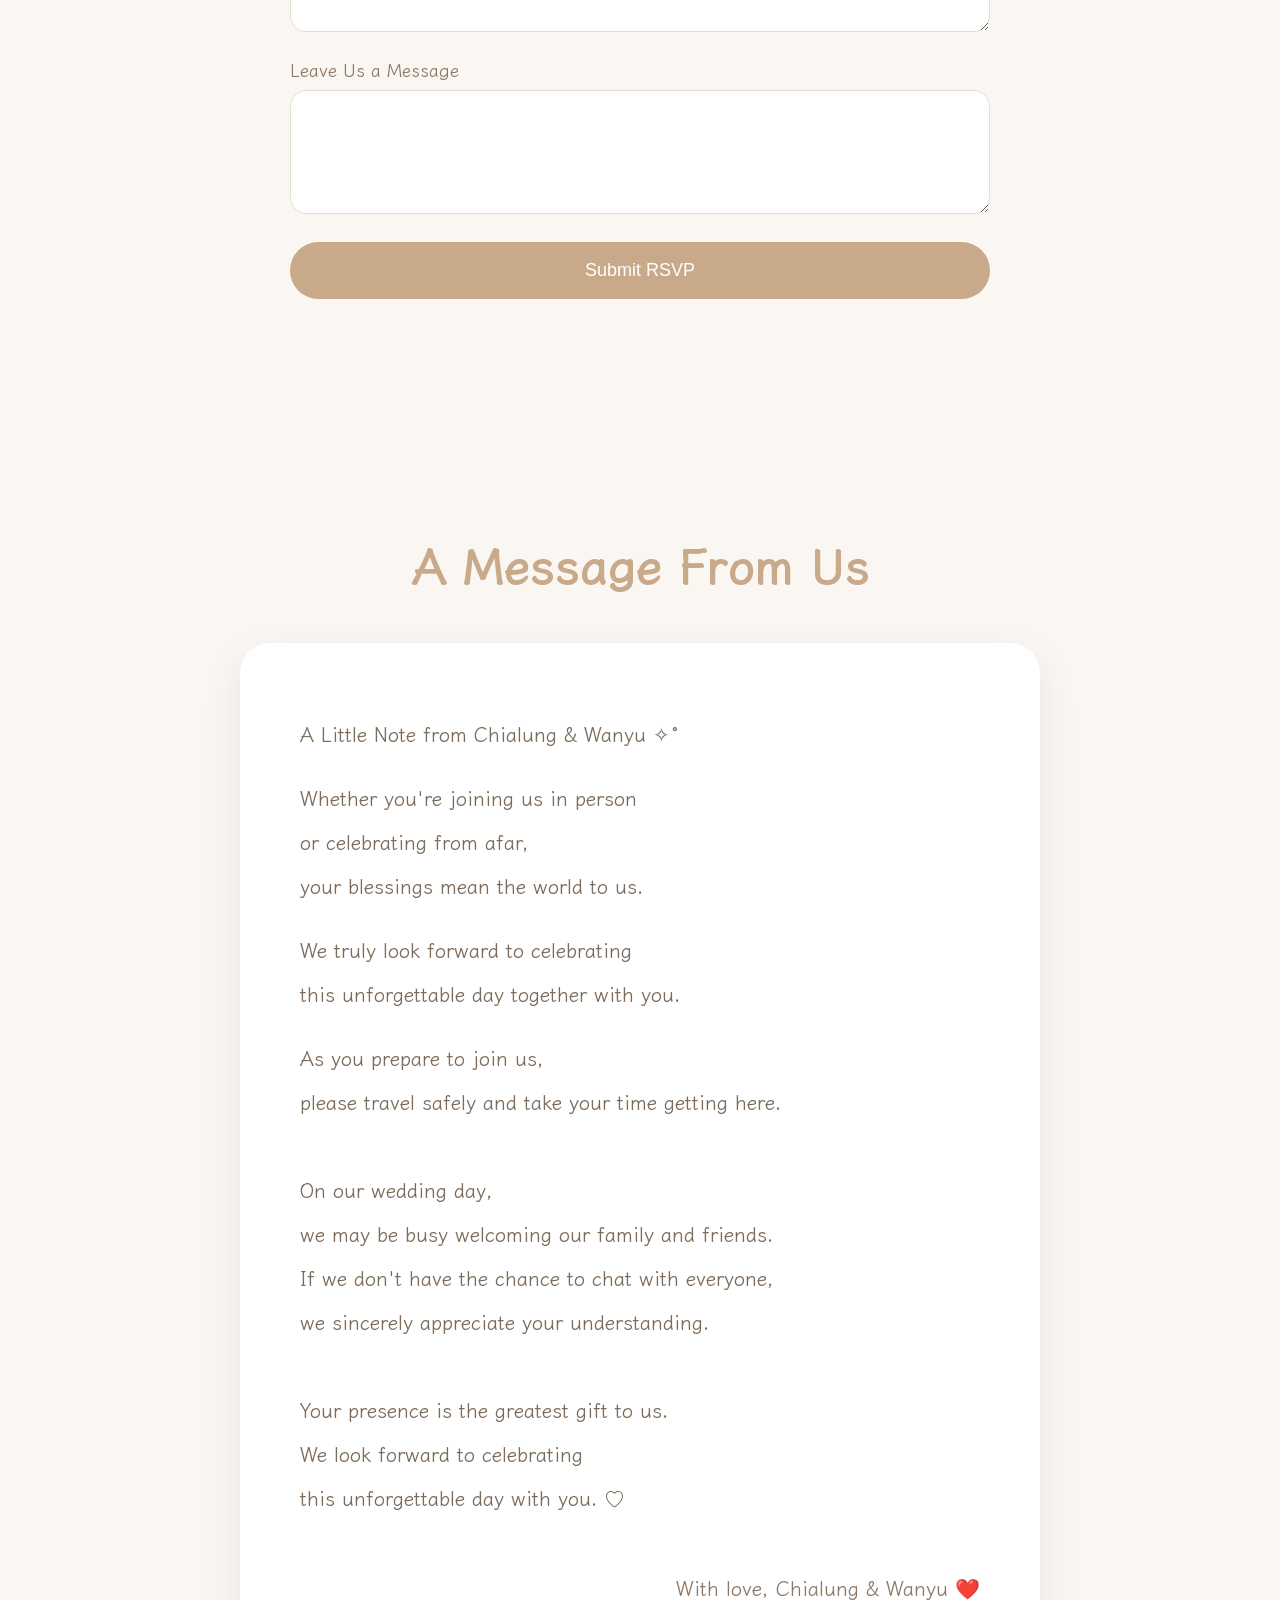
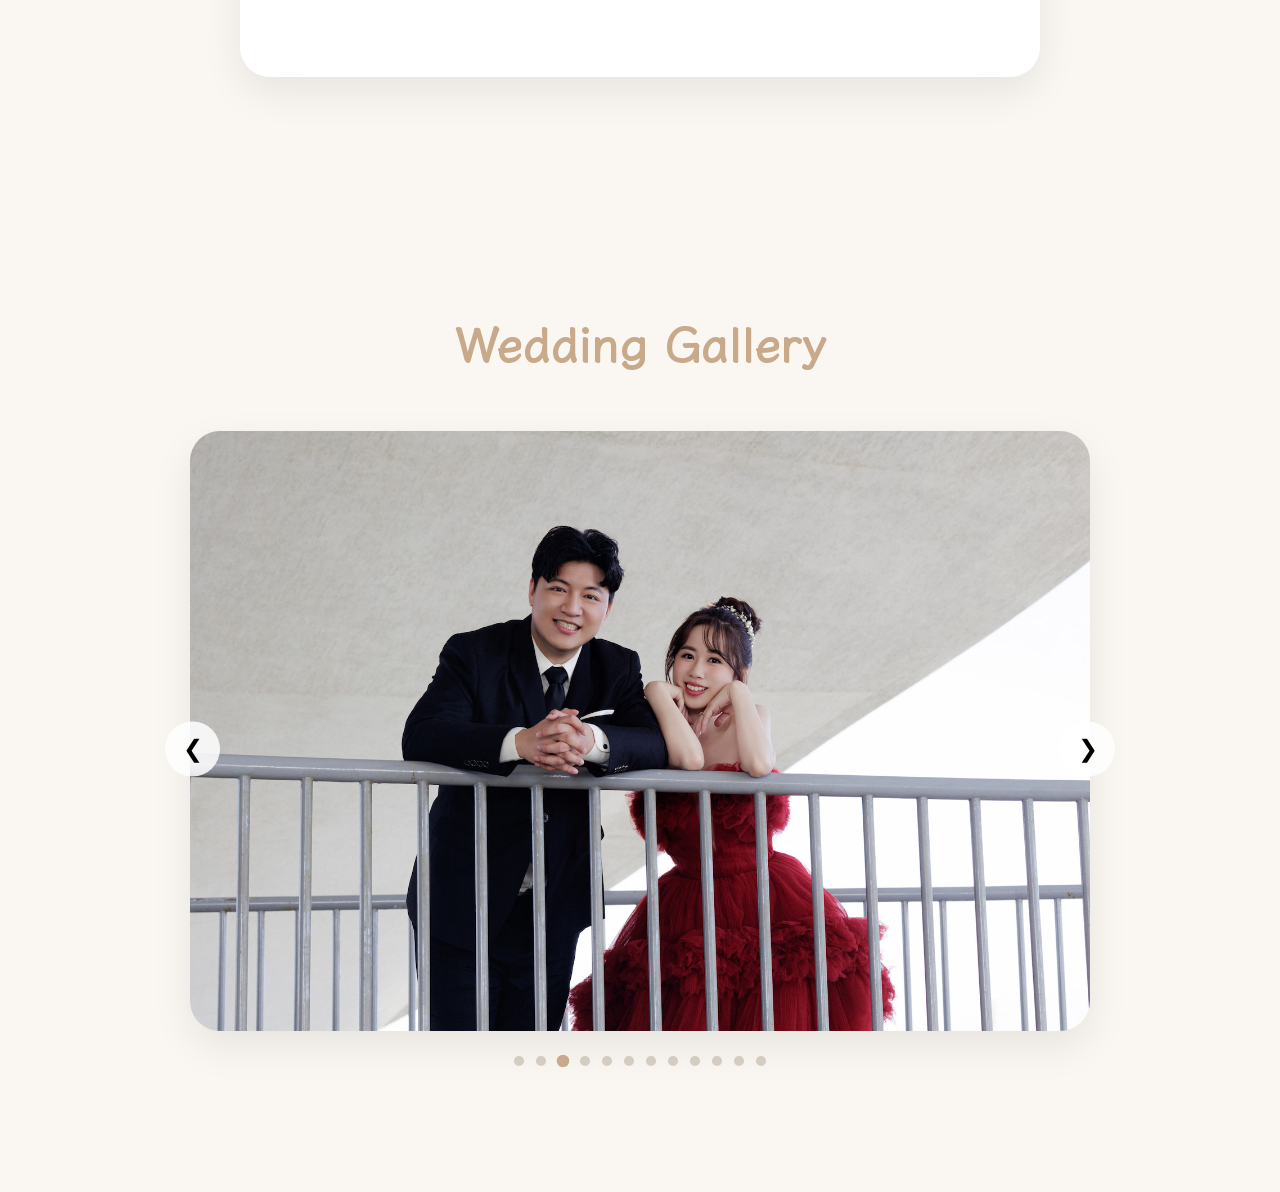
<file: en/index.html>
<!DOCTYPE html>
<html lang="en">
<head>
<meta charset="UTF-8">
<meta name="viewport" content="width=device-width, initial-scale=1.0">
    
<link rel="preconnect" href="https://fonts.googleapis.com">
<link rel="preconnect" href="https://fonts.gstatic.com" crossorigin>

<link href="https://fonts.googleapis.com/css2?family=Iansui&display=swap" rel="stylesheet">

<link href="https://fonts.googleapis.com/css2?family=Noto+Serif+TC:wght@300;400;500;600&display=swap" rel="stylesheet">
    
<title>Chialung ♡ Wanyu Sep.19 2026 Wedding Invitation!</title>
    
<link rel="stylesheet" href="../style.css">
    
</head>

<body>

    
<section class="hero">

    <div class="hero-content">

    <h1>
    Chialung Hsieh ♡ Wanyu Li
    </h1>

    <div class="hero-date">
    September 19, 2026
    </div>

    </div>

</section>




<section class="invitation">

    <div class="container">

        <h2>Invitation</h2>

       <p class="invitation-text">

      <span>Together, we are beginning a beautiful new chapter in our lives.</span>

      <br>

      <span>Every step of our journey has been made brighter</span>
      <span>by the love, support, and encouragement</span>
      <span>of our family and friends.</span>

      <br>

      <span>It would mean the world to us</span>
      <span>if you could join us in celebrating</span>
      <span>the beginning of our forever.</span>

      </p>

    </div>

</section>

    
    
    

<section class="story">
        <div class="container">
            <h2>Our Story</h2>

                <div class="story-grid">

                    <div class="story-card">

                        <img src="../images/story1.jpg">

                        <h3>The Beginning</h3>

                    </div>

                    <div class="story-card">

                        <img src="../images/story2.jpg">

                        <h3>Our Journey</h3>

                    </div>

                    <div class="story-card">

                        <img src="../images/story3.jpg">

                        <h3>Forever</h3>

                    </div>
                </div>

    </div>

</section>
    


    
<section class="info">
    <div class="container">

        <h2>Wedding Details</h2>

        <div class="info-card">

            <h3>Chialung Hsieh ♡ Wanyu Li</h3>

            <p>
                 Saturday, September 19, 2026
                <br>
                4:30 PM
            </p>

            <p>
            Vies Mountain Villa – Hall 2
            <br>
            No. 361, Lane Chang'an,
            Hukou Township,
            Hsinchu County, Taiwan
            </p>

            <a
                class="map-btn"
                href="https://maps.google.com/?q=薇絲山庭"
                target="_blank"
                rel="noopener noreferrer"
            >
                View Map
            </a>
            
        </div>
        
    </div>
    
</section>



    
<!-- Wedding Timeline -->

<section class="timeline">

    <div class="container">

        <h2>Wedding Timeline</h2>

        <p class="timeline-subtitle">
            We can't wait to celebrate this special day with you.
        </p>

        <div class="timeline-wrapper">

            <!-- 4:10 PM -->
            <div class="timeline-row left">

                <div class="timeline-card">

                    <div class="timeline-icon">

                        <img src="../icons/bouquet.png" alt="Bouquet">

                    </div>

                    <span class="timeline-time">
                        4:10 PM
                    </span>

                    <h3>Guest Seating for Ceremony</h3>

                    <p>
                        Please arrive early and be seated before the ceremony begins.
                    </p>

                </div>

            </div>

            <!-- 4:30 PM -->
            <div class="timeline-row right">

                <div class="timeline-card">

                    <div class="timeline-icon">

                        <img src="../icons/rings.png" alt="Wedding Rings">

                    </div>

                    <span class="timeline-time">
                        4:30 PM
                    </span>

                    <h3>Wedding Ceremony</h3>

                    <p>
                        Join us as we exchange our vows and begin our new journey together.
                    </p>

                </div>

            </div>

            <!-- 5:00 PM -->
            <div class="timeline-row left">

                <div class="timeline-card">

                    <div class="timeline-icon">

                        <img src="../icons/champagne.png" alt="Champagne">

                    </div>

                    <span class="timeline-time">
                        5:00 PM
                    </span>

                    <h3>Reception Seating</h3>

                    <p>
                        Please find your assigned table and get ready for the evening celebration.
                    </p>

                </div>

            </div>

            <!-- 5:28 PM -->
            <div class="timeline-row right">

                <div class="timeline-card">

                    <div class="timeline-icon">

                        <img src="../icons/dinner.png" alt="Dinner">

                    </div>

                    <span class="timeline-time">
                        5:28 PM
                    </span>

                    <h3>Wedding Banquet</h3>

                    <p>
                        Enjoy an unforgettable evening filled with love, laughter, and delicious food.
                    </p>

                </div>

            </div>

        </div>

    </div>

</section>



    
<section class="countdown">
    <div class="container">

        <h2>Countdown to Our Wedding</h2>

        <div id="countdown" class="countdown-grid">

            Loading...

        </div>
        
    </div>
    
</section>
    

<section class="photo-banner">

    <div class="photo-overlay">

        <h2>Our Forever Begins</h2>

        <p>
            2026.09.19
        </p>

    </div>

</section>


<section class="rsvp">

    <div class="container">

        <h2>✦ RSVP ✦</h2>

        <p class="rsvp-desc">
            Please respond by <strong>Aug. 15, 2026</strong><br>
            to help us with our wedding arrangements.
        </p>

        <form class="rsvp-form" id="rsvpForm">

            <div class="form-group">
                <label>Full Name</label>
                <input type="text" id="name" placeholder="Enter your full name">
            </div>

            <div class="form-group">
                <label>Phone Number</label>
                <input type="tel" id="phone" placeholder="09xxxxxxxx">
            </div>

            <div class="form-group">
                <label>How do you know us?</label>
                <select id="relationship">
                    <option>option</option>
                    <option>Family of Chialung</option>
                    <option>Friends of Chialung</option>
                    <option>Colleagues of Chialung</option>
                    <option>Family of Wanyu</option>
                    <option>Friends of Wanyu</option>
                    <option>Colleagues of Wanyu</option>
                </select>
            </div>
            
            <div class="form-group">
                <label>Will you be attending?</label>
                <select id="attend">
                    <option>option</option>
                    <option>Yes, I'll be there!</option>
                    <option>Sorry, I can't make it.</option>
                </select>
            </div>

            <div class="form-group">
                <label>Number of adult</label>
                <select id="guests">
                    <option>0</option>
                    <option>1</option>
                    <option>2</option>
                    <option>3</option>
                    <option>4</option>
                    <option>5</option>
                    <option>6</option>
                </select>
            </div>

            <div class="form-group">
                <label>Number of child</label>
                <select id="kids">
                    <option>0</option>
                    <option>1</option>
                    <option>2</option>
                    <option>3</option>
                    <option>4</option>

                </select>
            </div>

            <div class="form-group">
                <label>Child Seat Needed?</label>
                <select id="childseat">
                    <option>0</option>
                    <option>1</option>
                    <option>2</option>
                    <option>3</option>
                    <option>4</option>

                </select>
            </div>

            <div class="form-group">
                <label>Vegetarian of adult</label>
                <select id="adult_vegetarian">
                    <option>0</option>
                    <option>1</option>
                    <option>2</option>
                    <option>3</option>
                    <option>4</option>
                    <option>5</option>
                    <option>6</option>
                </select>
            </div>

            <div class="form-group">
                <label>Vegetarian of child</label>
                <select id="kid_vegetarian">
                    <option>0</option>
                    <option>1</option>
                    <option>2</option>
                    <option>3</option>
                    <option>4</option>
                </select>
            </div>

            <div class="form-group">
                <label>Would you like a printed invitation?</label>
                <select id="paper">
                    <option>No, thank you</option>
                    <option>Yes, please.</option>
                </select>
            </div>

            <div class="form-group">
                <label>Address of printed invitation</label>
                <textarea id="address" rows="1"></textarea>
            </div>

            
            <div class="form-group">
                <label>Leave Us a Message</label>
                <textarea id="message" rows="5"></textarea>
            </div>

            <button type="button" id="submitBtn">
                Submit RSVP
            </button>

        </form>

    </div>

</section>



<section class="message">
    <div class="container">

        <h2>A Message From Us</h2>

        <div class="message-card">

            <p>
                A Little Note from Chialung & Wanyu ✧˚
            </p>

            <p class="message-text">
            <span>Whether you're joining us in person</span>
            <span>or celebrating from afar,</span>
            <span>your blessings mean the world to us.</span>
            </p>

            <p class="message-text">
            <span>We truly look forward to celebrating</span>
            <span>this unforgettable day together with you.</span>
            </p>

            <p class="message-text">
            <span>As you prepare to join us,</span>
            <span>please travel safely and take your time getting here.</span>
            <br>            
            <span>On our wedding day,</span>
            <span>we may be busy welcoming our family and friends.</span>
            <span>If we don't have the chance to chat with everyone,</span>
            <span>we sincerely appreciate your understanding.</span>
            <br>            
            <span>Your presence is the greatest gift to us.</span>
            <span>We look forward to celebrating</span>
            <span>this unforgettable day with you. ♡</span>
            </p>

            <div class="message-sign">
            <span>With love,</span>
            <span>Chialung & Wanyu ❤️</span>
            </div>

        </div>

    </div>
</section>


    
    

<section class="gallery">
    <div class="container">

        <h2>Wedding Gallery</h2>

        <div class="slider">

            <button class="slider-btn prev">
                ❮
            </button>

            <div class="slider-track">

                <img src="../images/gallery2.jpg" class="slide active" loading="lazy">
                <img src="../images/gallery5.jpg" class="slide" loading="lazy">
                <img src="../images/gallery6.jpg" class="slide" loading="lazy">
                <img src="../images/gallery7.jpg" class="slide" loading="lazy">
                <img src="../images/gallery8.jpg" class="slide" loading="lazy">
                <img src="../images/gallery9.jpg" class="slide" loading="lazy">
                <img src="../images/gallery11.jpg" class="slide" loading="lazy">
                <img src="../images/gallery12.jpg" class="slide" loading="lazy">
                <img src="../images/gallery13.jpg" class="slide" loading="lazy">
                <img src="../images/gallery14.jpg" class="slide" loading="lazy">
                <img src="../images/gallery15.jpg" class="slide" loading="lazy">
                <img src="../images/gallery16.jpg" class="slide" loading="lazy">


            </div>
            
            <div class="slider-dots"></div>

            <button class="slider-btn next">
                ❯
            </button>

        </div>

    </div>
</section>

    
<script src="script.js"></script>
  
<div class="language-switch">
    <a href="../index.html">中文</a>
</div>
    
</body>
</html>
</file>
<file: style.css>
*{
    margin:0;
    padding:0;
    box-sizing:border-box;
}

html{
    scroll-behavior:smooth;
}

body{
    background:#faf7f2;
    color:#5f5348;
    font-family:
        "Iansui",
        "Noto Serif TC",
        serif;
    overflow-x:hidden;
}

/* Global Container */

.container{

    width:100%;

    max-width:1200px;

    margin:0 auto;

    padding:0 30px;
}


/* Hero */

.hero{

    width:100%;

    height:90vh;

    background:
    linear-gradient(
        rgba(0,0,0,.25),
        rgba(0,0,0,.25)
    ),
    url("images/hero.jpg");

    background-size:cover;
    background-position:center center;

    display:flex;
    align-items:center;
    justify-content:center;

    position:relative;

    overflow:hidden;
}

.hero::after{
    content:"";

    position:absolute;

    bottom:0;
    left:0;

    width:100%;
    height:120px;

    background:
    linear-gradient(
        to top,
        #faf7f2,
        transparent
    );
}

.hero-content{
    text-align:center;
    color:white;
    z-index:2;

    margin-top:180px;
}

.hero h1{
    font-family:"Iansui", serif;
    font-size:68px;
    font-weight:300;
    letter-spacing:4px;
    line-height:1.5;

    text-shadow:
    0 4px 20px rgba(0,0,0,.35);
}

.hero-date{

    margin-top:24px;

    font-size:24px;

    letter-spacing:6px;
}


/* Invitation */

.invitation{

    padding:120px 30px;

    text-align:center;
}

.invitation h2{
    font-family:"Iansui", serif;

    color:#c8a98a;

    font-size:42px;

    margin-bottom:40px;
}

.invitation-text{

    line-height:2.4;

    max-width:700px;

    margin:auto;

    font-size:24px;

    color:#7b6b5b;

    text-align:center;
}

.invitation-text span{

    display:block;
}



/* Story */

.story{

    padding:120px 30px;
}

.story h2{

    text-align:center;

    font-size:42px;

    color:#c8a98a;

    margin-bottom:50px;
}

.story-grid{

    display:grid;

    grid-template-columns:
    repeat(3,1fr);

    gap:40px;

    max-width:1200px;

    margin:auto;

}

.story-card{

    background:white;

    border-radius:24px;

    overflow:hidden;

    box-shadow:
    0 15px 40px rgba(0,0,0,.08);

    transition:.35s;
}

.story-card:hover{

    transform:translateY(-8px);
}

.story-card img{

    width:100%;

    height:320px;

    object-fit:cover;

    display:block;
}

.story-card h3{

    text-align:center;

    padding:24px;

    font-size:22px;

    color:#8d7865;
}



/* Wedding Info */

.info{

    padding:120px 30px;

    text-align:center;
}

.info h2{
    font-family:"Iansui", serif;

    font-size:42px;

    color:#c8a98a;

    margin-bottom:50px;
}

.info-card{

    background:white;

    max-width:900px;

    margin:auto;

    padding:70px;

    border-radius:30px;

    box-shadow:
    0 15px 40px rgba(0,0,0,.08);
}

.info-card h3{

    font-size:32px;

    color:#8d7865;

    margin-bottom:30px;
}

.info-card p{

    font-size:18px;

    line-height:2;

    margin-bottom:25px;
}

.map-btn{

    display:inline-block;

    margin-top:10px;

    padding:14px 32px;

    background:#c8a98a;

    color:white;

    text-decoration:none;

    border-radius:50px;

    transition:.3s;
}

.map-btn:hover{

    opacity:.8;
}


/* Countdown */

.countdown{

    padding:120px 30px;

    text-align:center;
}

.countdown h2{

    font-size:42px;

    color:#c8a98a;

    margin-bottom:50px;
}

#countdown{

    display:flex;

    justify-content:center;

    gap:20px;

    flex-wrap:wrap;
}

.count-box{

    width:150px;

    height:150px;

    background:white;

    padding:25px;

    border-radius:24px;

    display:flex;

    flex-direction:column;

    justify-content:center;

    align-items:center;

    box-shadow:
    0 15px 40px rgba(0,0,0,.08);
}

.count-box span{

    display:block;

    font-size:64px;

    font-weight:600;

    color:#8d7865;
}

.count-box small{

    font-size:16px;
}




.photo-banner{

    width:100%;
    max-width:1400px;

    height:650px;

    margin:100px auto;

    border-radius:32px;

    overflow:hidden;

    background:url("images/gallery1.jpg");

    background-size:contain;
    background-repeat:no-repeat;

    background-position:center;

    background-color:#f6f0e8;
}

.photo-overlay{

    width:100%;
    height:100%;

    display:flex;

    flex-direction:column;

    justify-content:center;

    align-items:center;

    text-align:center;

    padding-top:80px;

    background:
        rgba(0,0,0,.2);
}

.photo-overlay h2{

    font-size:64px;

    font-weight:300;

    letter-spacing:4px;

    margin-bottom:20px;
}

.photo-overlay p{

    font-size:22px;

    letter-spacing:8px;
}



/* =====================================================
   Wedding Timeline
===================================================== */

.timeline{

    position:relative;

    padding:120px 30px;

    background:#fdfaf7;

    overflow:hidden;
}

/* 背景裝飾 */

.timeline::before{

    content:"✿";

    position:absolute;

    top:60px;
    left:8%;

    font-size:80px;

    color:#efe3d7;

    transform:rotate(-20deg);

    opacity:.55;
}

.timeline::after{

    content:"❀";

    position:absolute;

    right:8%;
    bottom:60px;

    font-size:90px;

    color:#efe3d7;

    transform:rotate(18deg);

    opacity:.55;
}

/* 標題 */

.timeline h2{

    font-size:48px;

    color:#b89072;

    text-align:center;

    margin-bottom:12px;
}

.timeline-subtitle{

    text-align:center;

    color:#9b8b7b;

    margin-bottom:80px;

    font-size:18px;

    letter-spacing:1px;
}

/* 中央時間線 */

.timeline-wrapper{

    position:relative;

    max-width:1100px;

    margin:auto;
}

.timeline-wrapper::before{

    content:"";

    position:absolute;

    left:50%;

    top:0;

    width:3px;

    height:100%;

    background:#ead8c6;

    transform:translateX(-50%);
}

/* 每一列 */

.timeline-row{

    width:50%;

    position:relative;

    margin-bottom:80px;
}

.timeline-row.left{

    left:0;

    padding-right:70px;
}

.timeline-row.right{

    left:50%;

    padding-left:70px;
}

/* 中央圓點 */

.timeline-row::before{

    content:"";

    position:absolute;

    top:48px;

    width:18px;

    height:18px;

    border-radius:50%;

    background:#c8a98a;

    border:5px solid white;

    box-shadow:0 0 0 5px #f6eee6;
}

.timeline-row.left::before{

    right:-10px;
}

.timeline-row.right::before{

    left:-10px;
}

/* 卡片 */

.timeline-card{

    background:white;

    border-radius:28px;

    padding:35px;

    box-shadow:0 18px 45px rgba(0,0,0,.08);

    transition:.35s;
}

.timeline-card:hover{

    transform:translateY(-8px);

    box-shadow:0 28px 55px rgba(0,0,0,.12);
}

/* icon */

.timeline-icon{

    width:82px;

    height:82px;

    margin:auto;

    border-radius:50%;

    background:#faf4ee;

    display:flex;

    justify-content:center;

    align-items:center;

    transition:.35s;
}

.timeline-icon img{

    width:42px;

    height:42px;

    opacity:.82;

    transition:.35s;
}

.timeline-card:hover .timeline-icon{

    transform:translateY(-4px);

    background:#f7ede4;
}

.timeline-card:hover .timeline-icon img{

    transform:scale(1.08);
}


/* 時間 */

.timeline-time{

    display:block;

    margin-top:18px;

    text-align:center;

    font-size:28px;

    color:#b58d6f;

    font-weight:600;

    letter-spacing:2px;
}

/* 標題 */

.timeline-card h3{

    margin-top:18px;

    text-align:center;

    color:#7d6756;

    font-size:26px;
}

/* 說明 */

.timeline-card p{

    margin-top:14px;

    text-align:center;

    color:#8d8277;

    line-height:1.9;
}

/* Hover時時間線變色 */

.timeline-row:hover::before{

    background:#d2b08c;

    transform:scale(1.25);
}





/* ======================
   Gallery
====================== */

.gallery{

    padding:120px 40px;

    background:#faf7f2;
}

.gallery h2{
    font-family:"Iansui", serif;

    text-align:center;

    font-size:48px;

    color:#c8a98a;

    margin-bottom:60px;
}

.slider{

    position:relative;

    max-width:900px;

    margin:auto;
}

.slider-track{
    background:#f6f0e8;

    position:relative;

    height:600px;

    overflow:hidden;

    border-radius:30px;

    box-shadow:
        0 15px 40px rgba(0,0,0,.08);
}

.slide{

    position:absolute;

    width:100%;
    height:100%;

    object-fit:contain;

    opacity:0;

    transition:opacity .8s ease;

    user-select:none;

    -webkit-user-drag:none;

    touch-action:pan-y;
}

.slide.active{

    opacity:1;
}

.slider-btn{

    position:absolute;

    top:50%;

    transform:translateY(-50%);

    width:55px;
    height:55px;

    border:none;

    border-radius:50%;

    background:rgba(255,255,255,.85);

    cursor:pointer;

    font-size:24px;

    z-index:5;

    transition:.3s;
}

.slider-dots{

    display:flex;

    justify-content:center;

    gap:12px;

    margin-top:25px;
}

.dot{

    width:10px;
    height:10px;

    border-radius:50%;

    background:#d8cfc5;

    cursor:pointer;

    transition:.3s;
}

.dot.active{

    background:#c8a98a;

    transform:scale(1.25);
}




.slider-btn:hover{

    background:white;
}

.prev{

    left:-25px;
}

.next{

    right:-25px;
}




/* ======================
   RSVP
====================== */

.rsvp{

    padding:120px 0;
}

.rsvp h2{
    font-family:"Iansui", serif;

    text-align:center;

    font-size:48px;

    color:#c8a98a;

    margin-bottom:20px;
}

.rsvp-desc{

    text-align:center;

    margin-bottom:50px;

    color:#8d7865;
}

.rsvp-form{

    max-width:700px;

    margin:auto;
}

.form-group{

    margin-bottom:25px;
}

.form-group label{

    display:block;

    margin-bottom:10px;

    color:#8d7865;

    font-size:18px;
}

.form-group input,
.form-group select,
.form-group textarea{

    width:100%;

    padding:16px;

    border:1px solid #e6ddd2;

    border-radius:16px;

    background:white;

    font-size:16px;
}

.form-group textarea{

    resize:vertical;
}

.rsvp button{

    width:100%;

    padding:18px;

    border:none;

    border-radius:50px;

    background:#c8a98a;

    color:white;

    font-size:18px;

    cursor:pointer;

    transition:.3s;
}

.rsvp button:hover{

    opacity:.85;
}


/* ======================
   Message
====================== */

.message{

    padding:120px 30px;

    text-align:center;
}

.message h2{

    font-family:"Iansui", serif;

    font-size:48px;

    color:#c8a98a;

    margin-bottom:50px;
}

.message-card{

    max-width:800px;

    margin:auto;

    background:white;

    padding:70px 60px;

    border-radius:30px;

    box-shadow:
        0 15px 40px rgba(0,0,0,.08);

    line-height:2.2;

    color:#7b6b5b;

    font-size:20px;

    text-align:left;
}

.message-card p{

    margin-bottom:20px;
}

.message-sign{

    margin-top:50px;

    text-align:right;

    color:#8d7865;

    line-height:1.8;
}

.message-text{

    text-align:left;

}

.message-text span{

    display:block;

}


.language-switch{
    position:absolute;
    top:30px;
    right:30px;
}

.language-switch a{
    color:white;
    text-decoration:none;
    font-size:14px;
    letter-spacing:1px;
}

.language-switch a:hover{
    opacity:.8;
}


@media(max-width:768px){

.hero{

    height:100vh;

}

.hero h1{

    font-size:34px;

    line-height:1.4;

}

.hero-date{

    font-size:20px;

    letter-spacing:3px;

}

.invitation{

    padding:80px 25px;
}

.invitation h2{

    font-size:34px;
}

.invitation-text{

    font-size:18px;

    line-height:2.2;
}
    
.story h2{
    font-size:34px;
}
.story-grid{

    grid-template-columns:1fr;

    gap:30px;
    }
    
.info h2,
.countdown h2{

    font-size:34px;

}


.info{

    padding:80px 20px;
    }

.info-card{

    padding:35px 25px;
    }

.info-card h3{

    font-size:24px;
    }

.info-card p{

    font-size:16px;
    }



    
 .countdown{

    padding:80px 20px;
    }

     #countdown{

    display:flex;

    flex-wrap:nowrap;

    gap:8px;
    }

.count-box{

    flex:1;

    width:auto;

    max-width:75px;

    height:70px;
    }

.count-box span{

    font-size:24px;
    }


    

.photo-banner{

    height:350px;
    }

.photo-overlay h2{

    font-size:32px;
    }

.photo-overlay p{

    font-size:16px;

    letter-spacing:3px;
    }


.slider-track{

    height:55vh;
    }

.prev{

    left:10px;
    }

.next{

    right:10px;
    }

.slider-btn{
    display:none;
    }


/* Timeline */

.timeline{

    padding:80px 20px;
}

.timeline h2{

    font-size:36px;
}

.timeline-subtitle{

    font-size:16px;

    margin-bottom:50px;
}

.timeline-wrapper::before{

    left:24px;
}

.timeline-row{

    width:100%;

    left:0!important;

    padding-left:70px;

    padding-right:0;

    margin-bottom:50px;
}

.timeline-row::before{

    left:15px!important;

    right:auto;
}

.timeline-card{

    padding:28px;
}

.timeline-card h3{

    font-size:22px;
}

.timeline-time{

    font-size:24px;
}

.timeline-icon{

    width:65px;

    height:65px;

    font-size:28px;
}


    
 .rsvp{

    padding:80px 20px;
    }

.rsvp h2{

    font-size:34px;
    }

.form-group label{

    font-size:16px;
    }

.form-group input,
.form-group select,
.form-group textarea{

    padding:14px;
    }


.message{

    padding:80px 20px;
}

.message h2{

    font-size:34px;

    margin-bottom:35px;
}

.message-card{

    padding:35px 25px;

    font-size:16px;

    line-height:2;
}

.message-sign{

    margin-top:35px;
}

    
    
    
}
</file>
